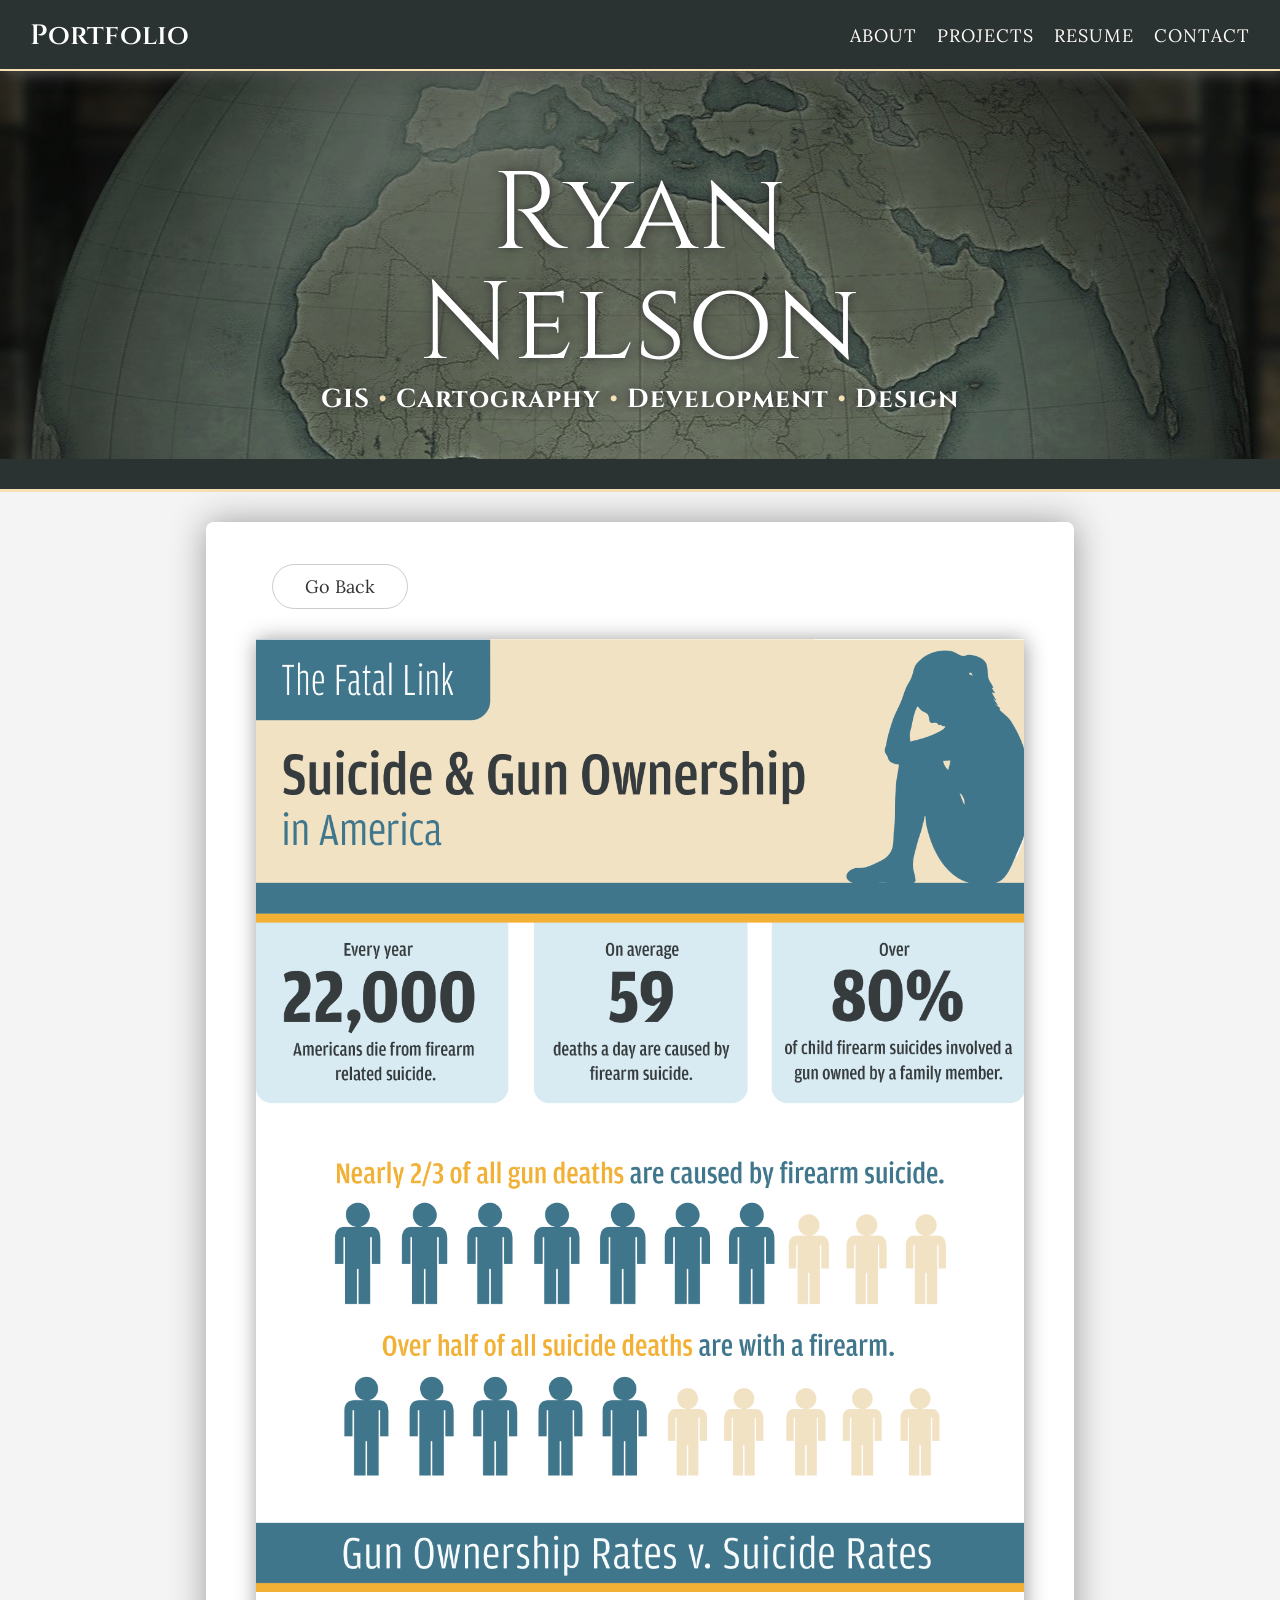
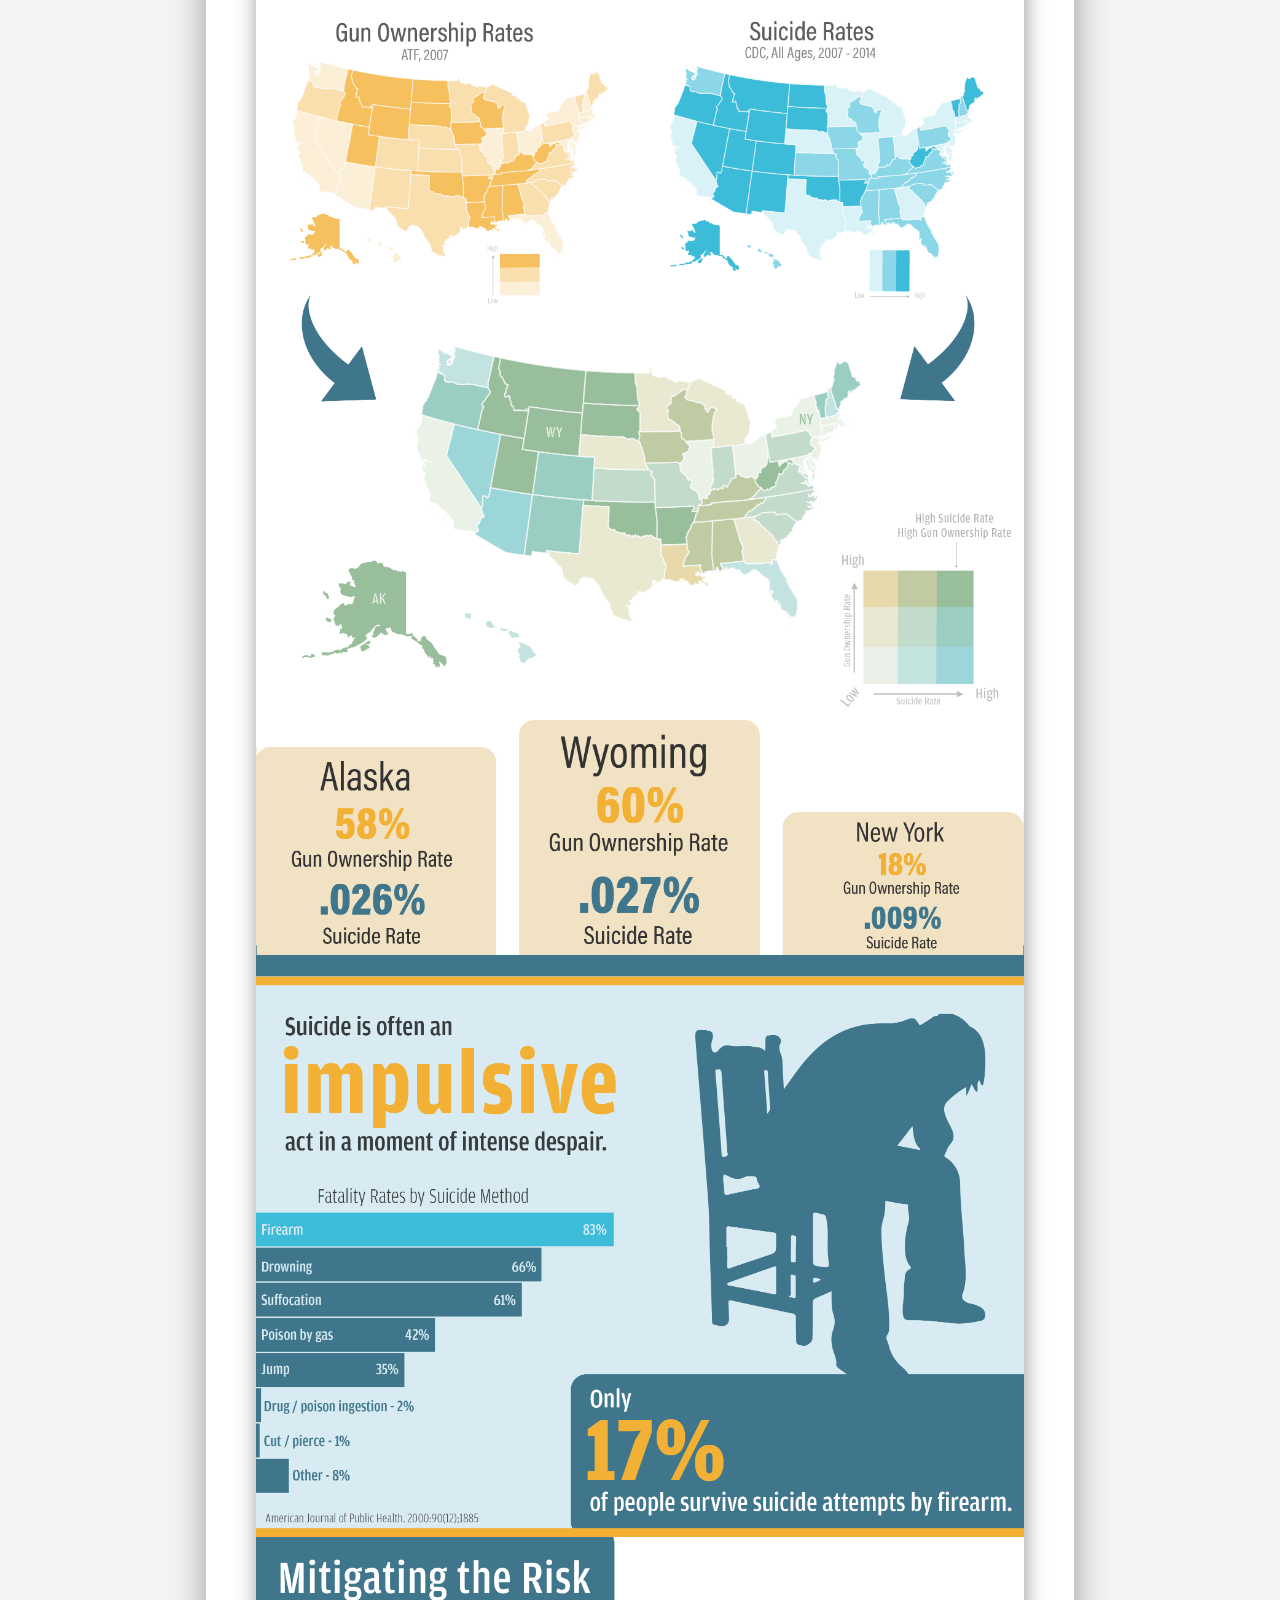
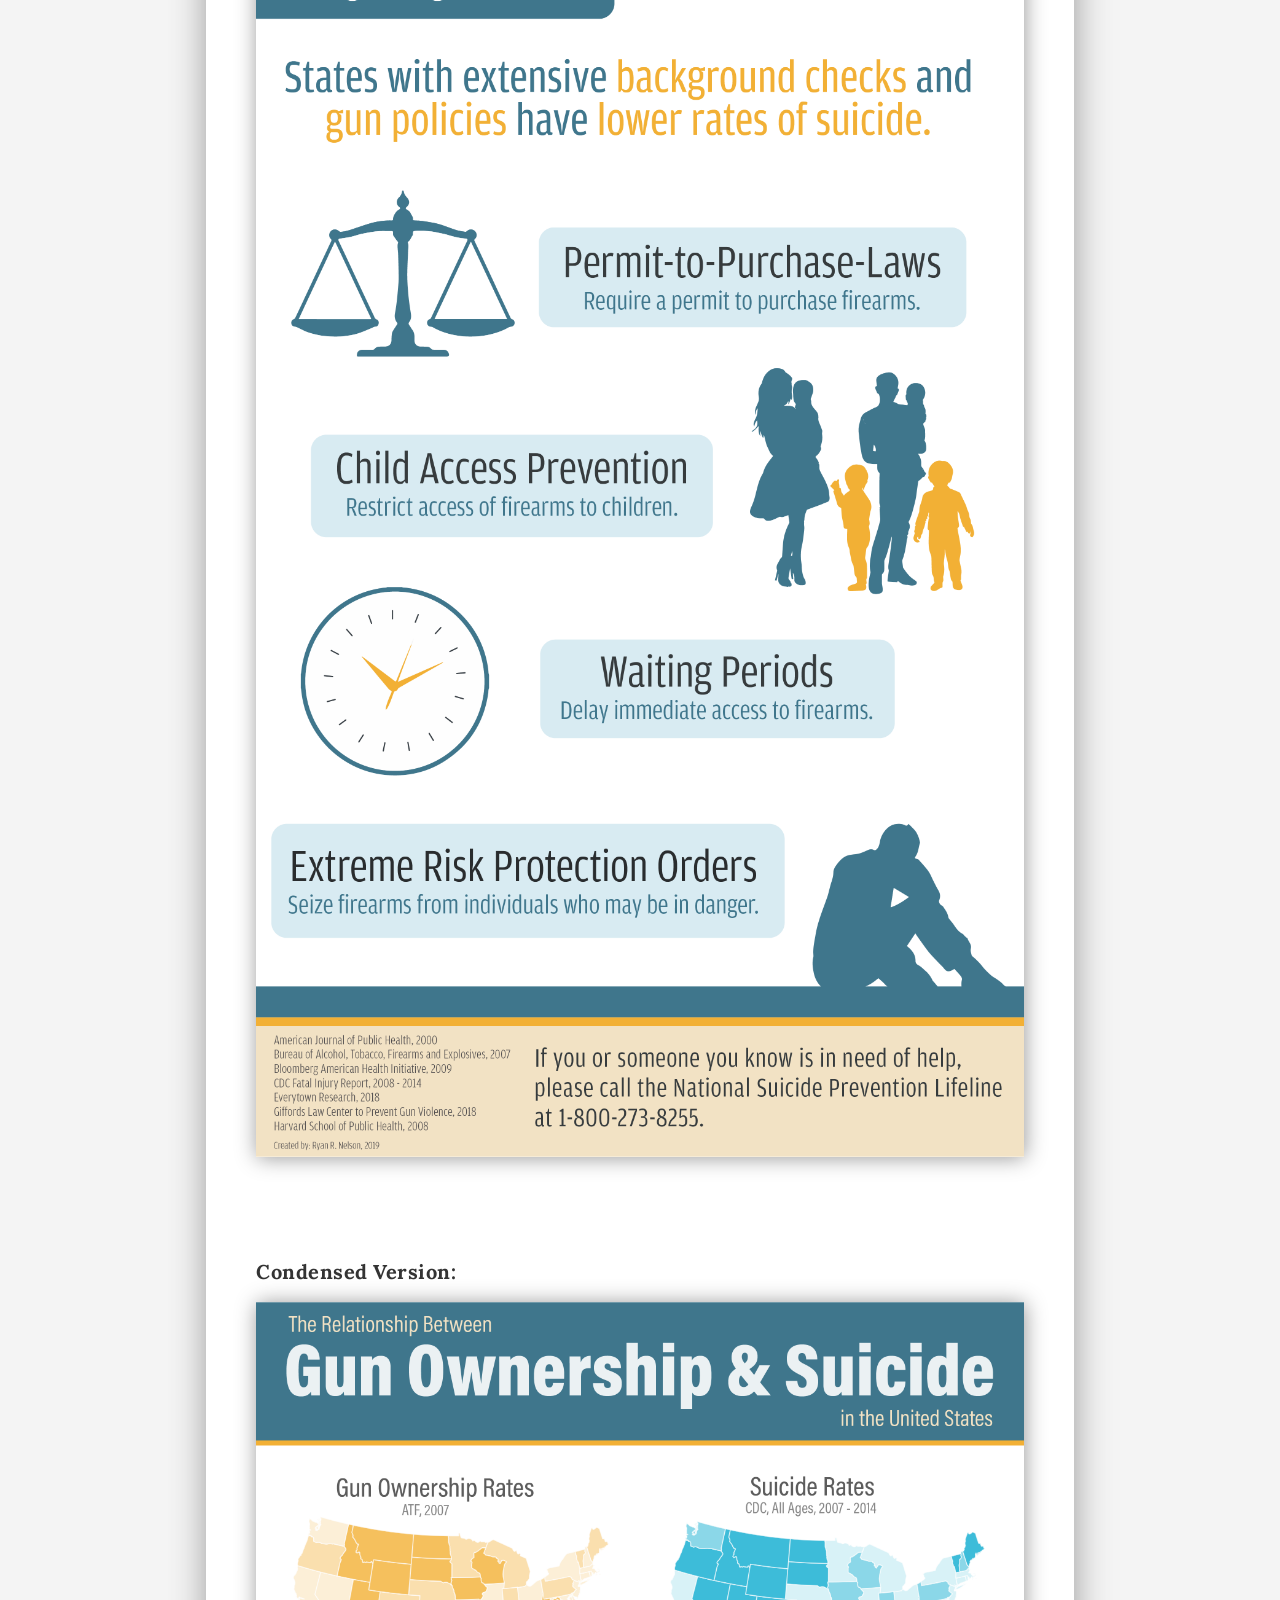
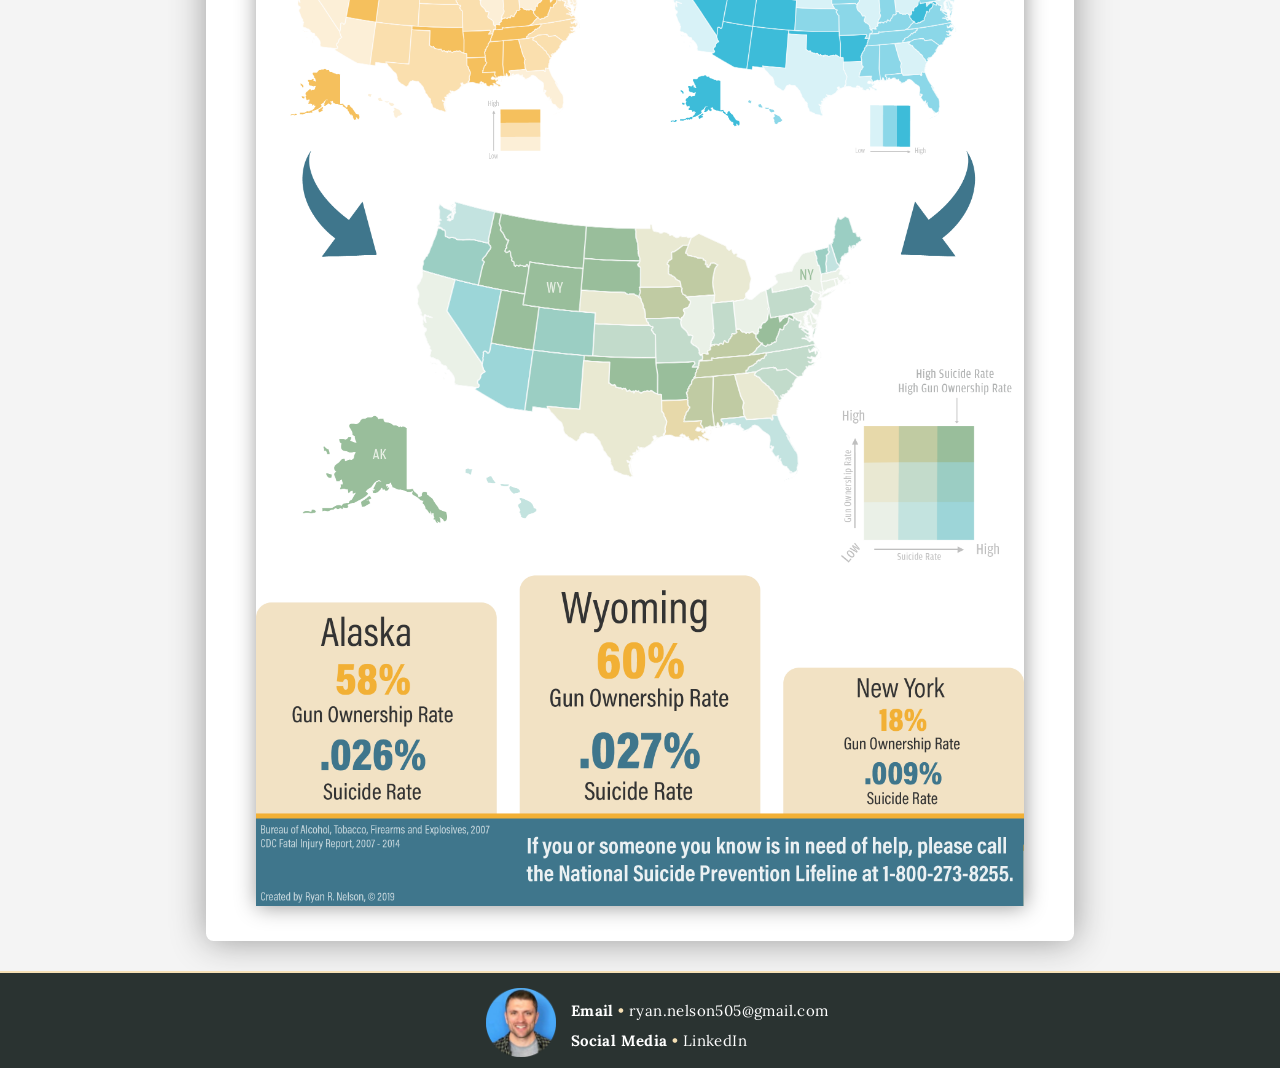
<file: map2.html>
<!DOCTYPE html>
<html>
       <meta content="width=device-width, initial-scale=1" name="viewport" />
    <head>
        <title>Ryan Nelson | Portfolio</title>
        <link rel="stylesheet" href="style.css">
    </head>
    
    <body>
        
        <header>
            <div class=""></div>
                <div id="branding">
                    <h1>
                        Portfolio
                    </h1>        
                </div>
                <nav>
                    
                    <ul>
                        <div class="lks">
                    <li><a href="index.html#about">About</a></li>        
                        <li><a href="projects.html">Projects</a></li>
                        <li><a href="index.html#Resume">Resume</a></li>
                        <li><a href="#contactinfo">Contact</a></li>
                        </div>

                    </ul>
                </nav>
        </header>

        <section id="showcase">
            <div class="container1">
                <h1>Ryan Nelson</h1>
             <h3>GIS <span class="red">•</span> Cartography <span class="red">•</span> Development<span class="red"> •</span> Design</h3>
                <p id="one"></p>
            </div>
        </section>
        <section id="boxes">
            <div class="box"></div>
            <div class="container2">
            
 <a href="projects.html" class="btn2">Go Back</a>

                
                <div class="map2full"><img src="Fire_Sui0-01.png"></div> 
                 <div class="map2full"><h3>Condensed Version:</h3><img src="map9-01.png"></div> 
                    <p class="map2p">
                
                
            </div>
        </section>
        
  
        
        <section id="contactinfo">
            <div class="container4">
                <div class="contact">
                    <a href="http://www.linkedin.com/in/ryanrnelson/"><div class="grad"><img src="circle-cropped.png"></div></a>
                    
                    
                <ul style="list-style-type:none;" class="emcon">
                    <li><p id="emailt"><b>Email</b> <span class="red">•</span> ryan.nelson505@gmail.com</p></li>
                    <li><p id="socialt"><b>Social Media</b> <span class="red">•</span> <a href="http://www.linkedin.com/in/ryanrnelson/">LinkedIn</a></p></li>
                    </ul>
                </div>
            </div>
                
                
        </section>
  
    </body>
</html>
</file>
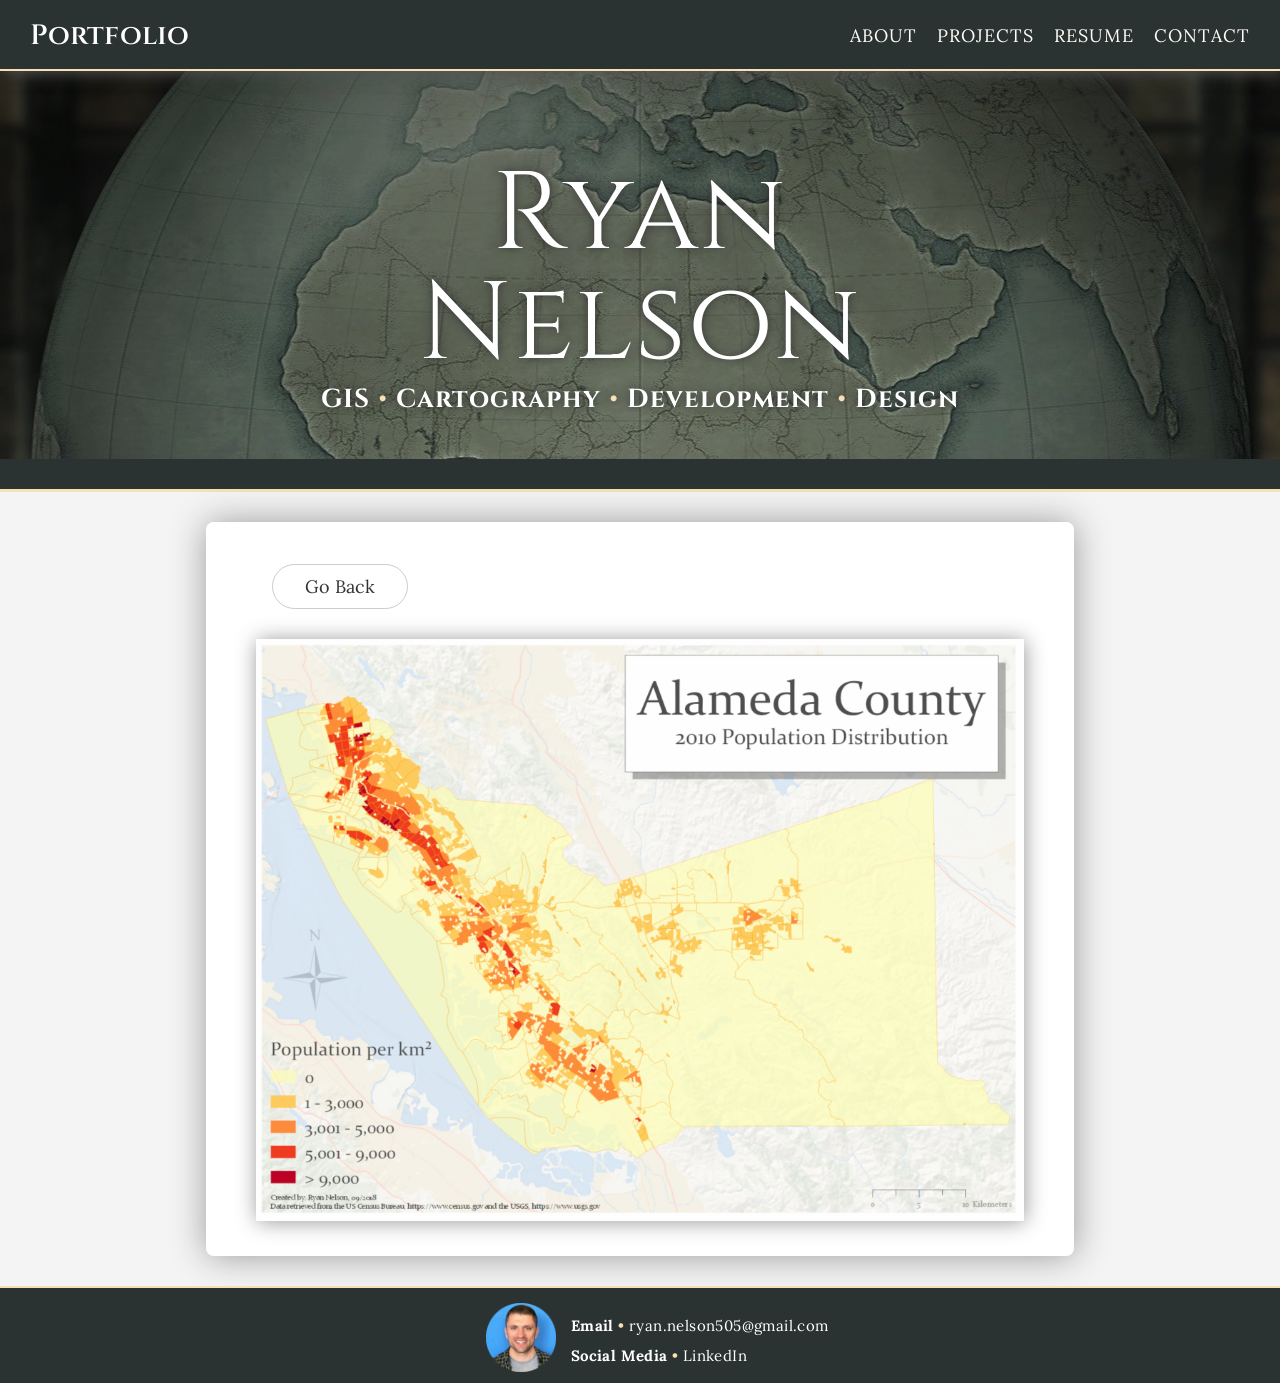
<file: map4.html>
<!DOCTYPE html>
<html>
       <meta content="width=device-width, initial-scale=1" name="viewport" />
    <head>
        <title>Ryan Nelson | Portfolio</title>
        <link rel="stylesheet" href="style.css">
    </head>
    
    <body>
        
        <header>
            <div class=""></div>
                <div id="branding">
                    <h1>
                        Portfolio
                    </h1>        
                </div>
                <nav>
                    
                    <ul>
                        <div class="lks">
                    <li><a href="index.html#about">About</a></li>        
                        <li><a href="projects.html">Projects</a></li>
                        <li><a href="index.html#Resume">Resume</a></li>
                        <li><a href="#contactinfo">Contact</a></li>
                        </div>

                    </ul>
                </nav>
        </header>

        <section id="showcase">
            <div class="container1">
                <h1>Ryan Nelson</h1>
  <h3>GIS <span class="red">•</span> Cartography <span class="red">•</span> Development<span class="red"> •</span> Design</h3>
                <p id="one"></p>
            </div>
        </section>
        <section id="boxes">
            <div class="box"></div>
            <div class="container2">
            
<a href="projects.html" class="btn2">Go Back</a>

                
                <div class="map2full"><img src="Screen%20Shot%202019-07-22%20at%204.21.26%20PM.png"></div>   
                
                
                
            </div>
        </section>
        
  
        
        <section id="contactinfo">
            <div class="container4">
                <div class="contact">
                    <a href="http://www.linkedin.com/in/ryanrnelson/"><div class="grad"><img src="circle-cropped.png"></div></a>
                    
                    
                <ul style="list-style-type:none;" class="emcon">
                    <li><p id="emailt"><b>Email</b> <span class="red">•</span> ryan.nelson505@gmail.com</p></li>
                    <li><p id="socialt"><b>Social Media</b> <span class="red">•</span> <a href="http://www.linkedin.com/in/ryanrnelson/">LinkedIn</a></p></li>
                    </ul>
                </div>
            </div>
                
                
        </section>
  
    </body>
</html>
</file>
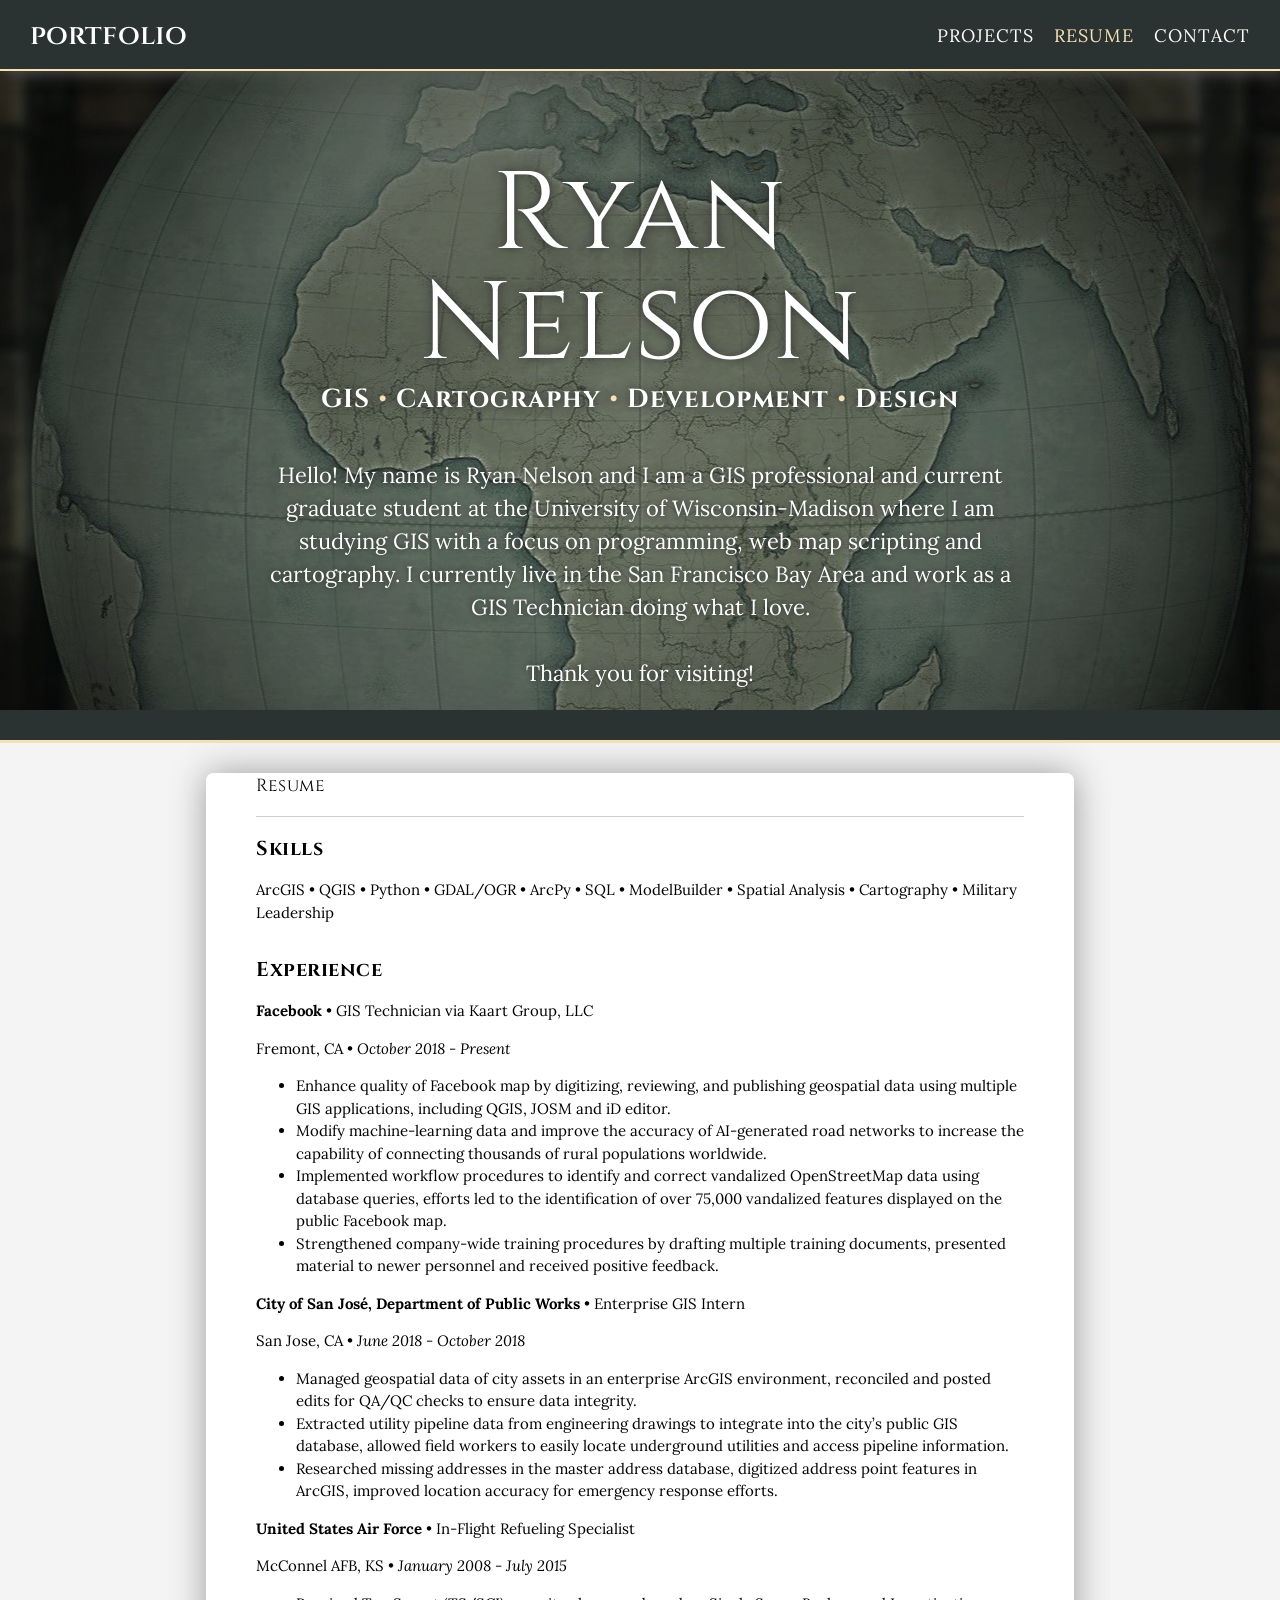
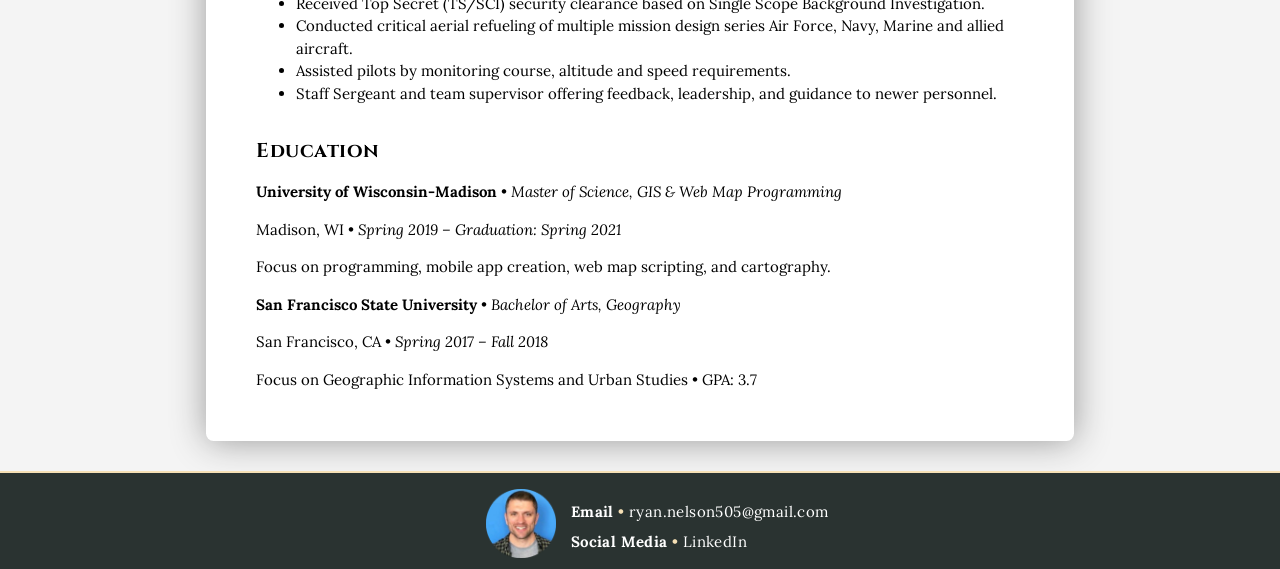
<file: resume.html>
<!DOCTYPE html>
<html>
    <meta content="width=device-width, initial-scale=1" name="viewport" />

    <head>
        <title>Ryan Nelson | Portfolio</title>
      <link rel="stylesheet" href="style.css" />
    </head>
    
    <body>
        
        <header>
            <div class=""></div>
                <div id="branding">
                  <h1>
                        <span class="red"></span>portfolio 
                    </h1>       
                </div>
                <nav>
                    <ul>

                        <li><a href="index.html">Projects</a></li>
                        <li class="current"><a href="resume.html">Resume</a></li>
                        <li><a href="#contactinfo">Contact</a></li>   
                    </ul>
                </nav>
        </header>

        <section id="showcase">
            <div class="container1">
                <h1>Ryan Nelson</h1>
                <h3>GIS <span class="red">•</span> Cartography <span class="red">•</span> Development<span class="red"> •</span> Design</h3>
                <p id="one">Hello! My name is Ryan Nelson and I am a GIS professional and current graduate student at the University of Wisconsin-Madison where I am studying GIS with a focus on programming, web map scripting and cartography. I currently live in the San Francisco Bay Area and work as a GIS Technician doing what I love. <br><br>Thank you for visiting!</p>
            </div>
        </section>
        <section id="boxes">
            <div class="box"></div>
            <section>
            <div>
            </div>

                <div class="container3">
                    <h1></h1>
                    <div class="container5">                <h1 class="h1res">Resume</h1><hr1/>
                
                </div>
                    
                    
                    <h3 class="skills"><b>Skills</b></h3>
                    
                     <p class="AF"> ArcGIS • QGIS • Python • GDAL/OGR • ArcPy • SQL • ModelBuilder • Spatial Analysis • Cartography • Military Leadership</p> 

                    <h3><b>Experience</b></h3>
                     <p class="AF"><b>Facebook</b> • GIS Technician via Kaart Group, LLC</p>
                    Fremont, CA • <i>October 2018 - Present</i>
                
                        <ul>
                            <p class="AF">
            
                            <li>Enhance quality of Facebook map by digitizing, reviewing, and publishing geospatial data using multiple GIS applications, including QGIS, JOSM and iD editor.</li>
                            <li>Modify machine-learning data and improve the accuracy of AI-generated road networks to increase the capability of connecting thousands of rural populations worldwide.</li>
                            <li>Implemented workflow procedures to identify and correct vandalized OpenStreetMap data using database queries, efforts led to the identification of over 75,000 vandalized features displayed on the public Facebook map.</li>
                            <li>Strengthened company-wide training procedures by drafting multiple training documents, presented material to newer personnel and received positive feedback.</li>
                            </p>
    
                        </ul>
                            
                    

                        <b>City of San José, Department of Public Works</b> • Enterprise GIS Intern 
                     <p class="AF">San Jose, CA • <i>June 2018 - October 2018</i></p>
                        <ul>
                            <li>Managed geospatial data of city assets in an enterprise ArcGIS environment, reconciled and posted edits for QA/QC checks to ensure data integrity.</li>
                            <li>Extracted utility pipeline data from engineering drawings to integrate into the city’s public GIS database, allowed field workers to easily locate underground utilities and access pipeline information.</li>
                            <li>Researched missing addresses in the master address database, digitized address point features in ArcGIS, improved location accuracy for emergency response efforts.</li>
                        </ul>
              
                    <p><b>United States Air Force</b> • In-Flight Refueling Specialist</p><p>McConnel AFB, KS • <i>January 2008 - July 2015</i></p>
                    <ul>
                        <li>Received Top Secret (TS/SCI) security clearance based on Single Scope Background Investigation.</li>
                        <li>Conducted critical aerial refueling of multiple mission design series Air Force, Navy, Marine and allied aircraft.</li>
                        <li>Assisted pilots by monitoring course, altitude and speed requirements.</li>
                        <li>Staff Sergeant and team supervisor offering feedback, leadership, and guidance to newer personnel.</li>
                    </ul>
                    <h3><b>Education</b></h3>
                     <p><b>University of Wisconsin-Madison</b> • <i>Master of Science, GIS & Web Map Programming</i></p>
                    <p>Madison, WI • <i>Spring 2019 – Graduation: Spring 2021</i>
                    </p>
                     <p class="AF">Focus on programming, mobile app creation, web map scripting, and cartography.
                    </p>
                    <b>San Francisco State University</b> • <i>Bachelor of Arts, Geography</i>
                     <p class="AF">San Francisco, CA • <i>Spring 2017 – Fall 2018</i></p>
                    Focus on Geographic Information Systems and Urban Studies • GPA: 3.7
                </div>
            </div>
        </section>
         <section id="contactinfo">
            <div class="container4">
                <div class="contact">
                    <a href="http://www.linkedin.com/in/ryanrnelson/"><div class="grad"><img src="circle-cropped.png"></div></a>
                <ul style="list-style-type:none;" class="emcon">
                    <li><p id="emailt"><b>Email</b> <span class="red">•</span> ryan.nelson505@gmail.com</p></li>
                    <li><p id="socialt"><b>Social Media</b> <span class="red">•</span> <a href="http://www.linkedin.com/in/ryanrnelson/">LinkedIn</a></p></li>
                    </ul>
                </div>
            </div>
                
                
        </section>
</file>
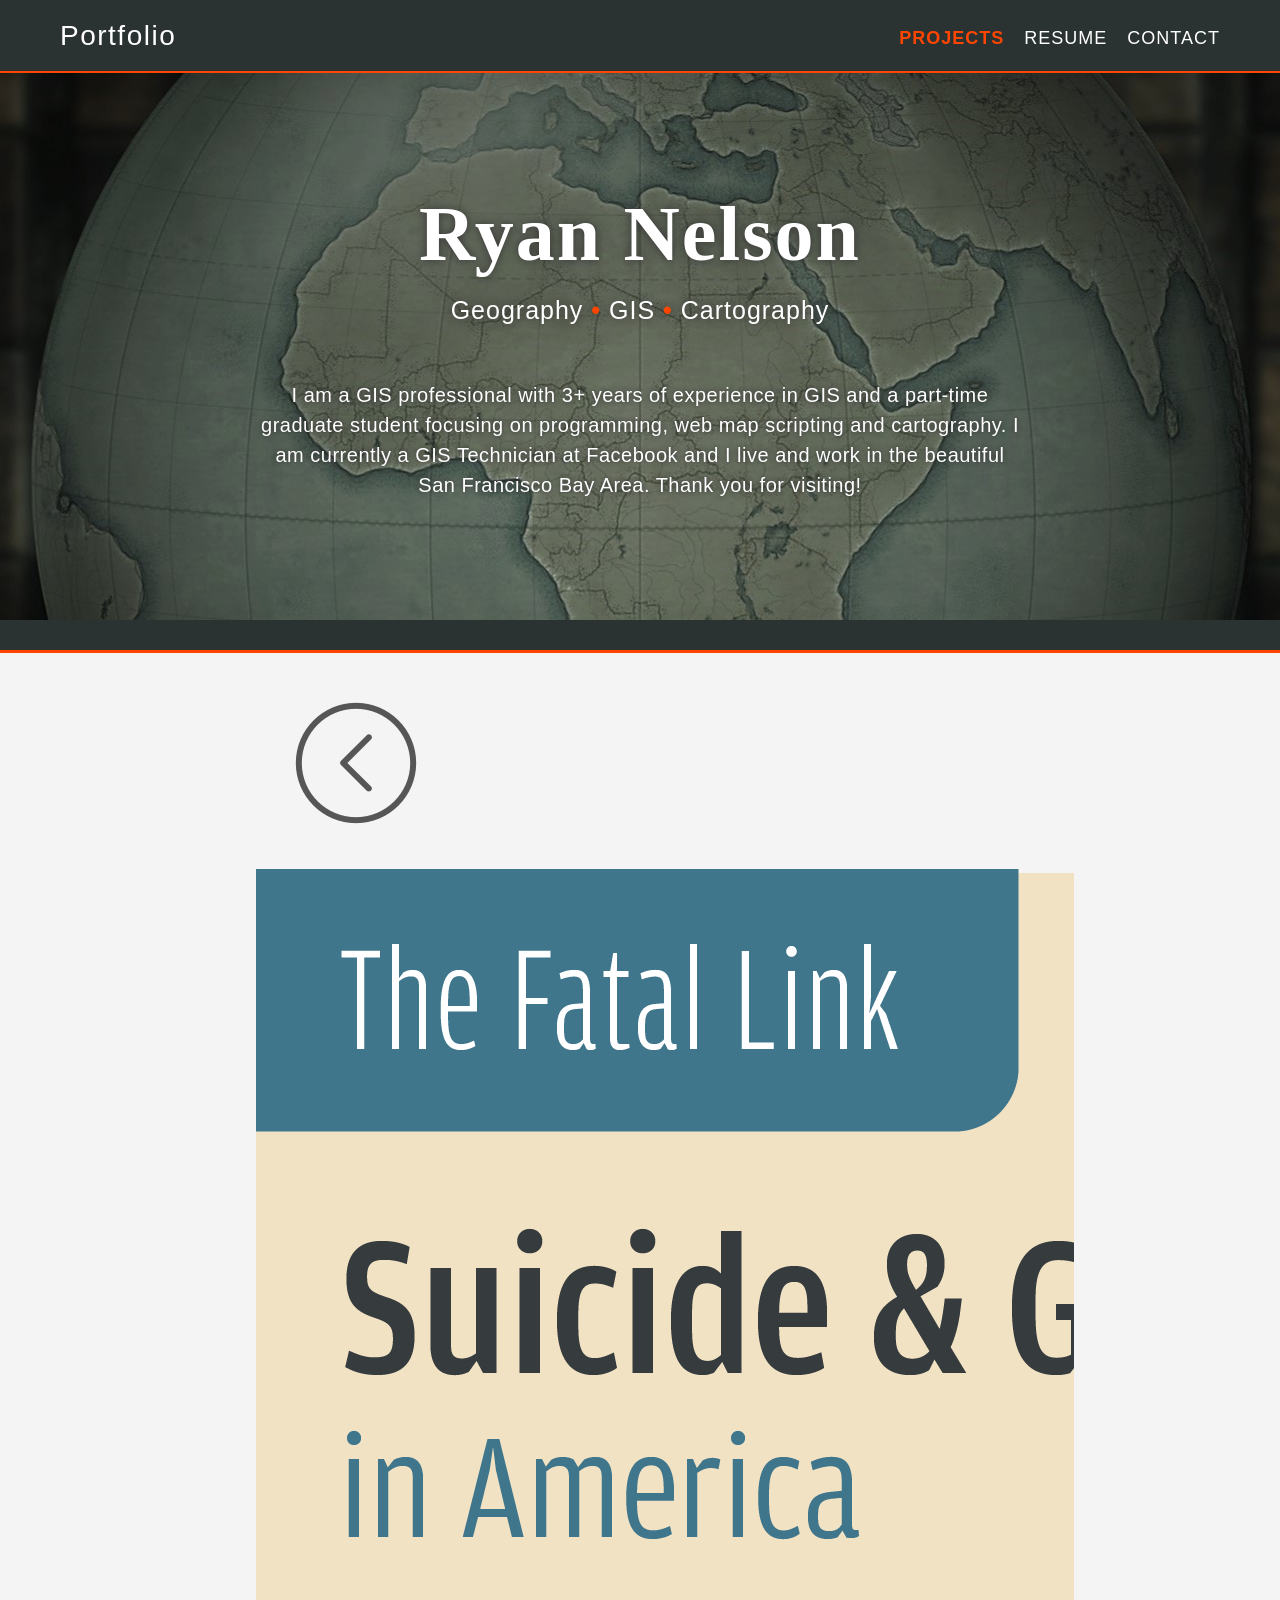
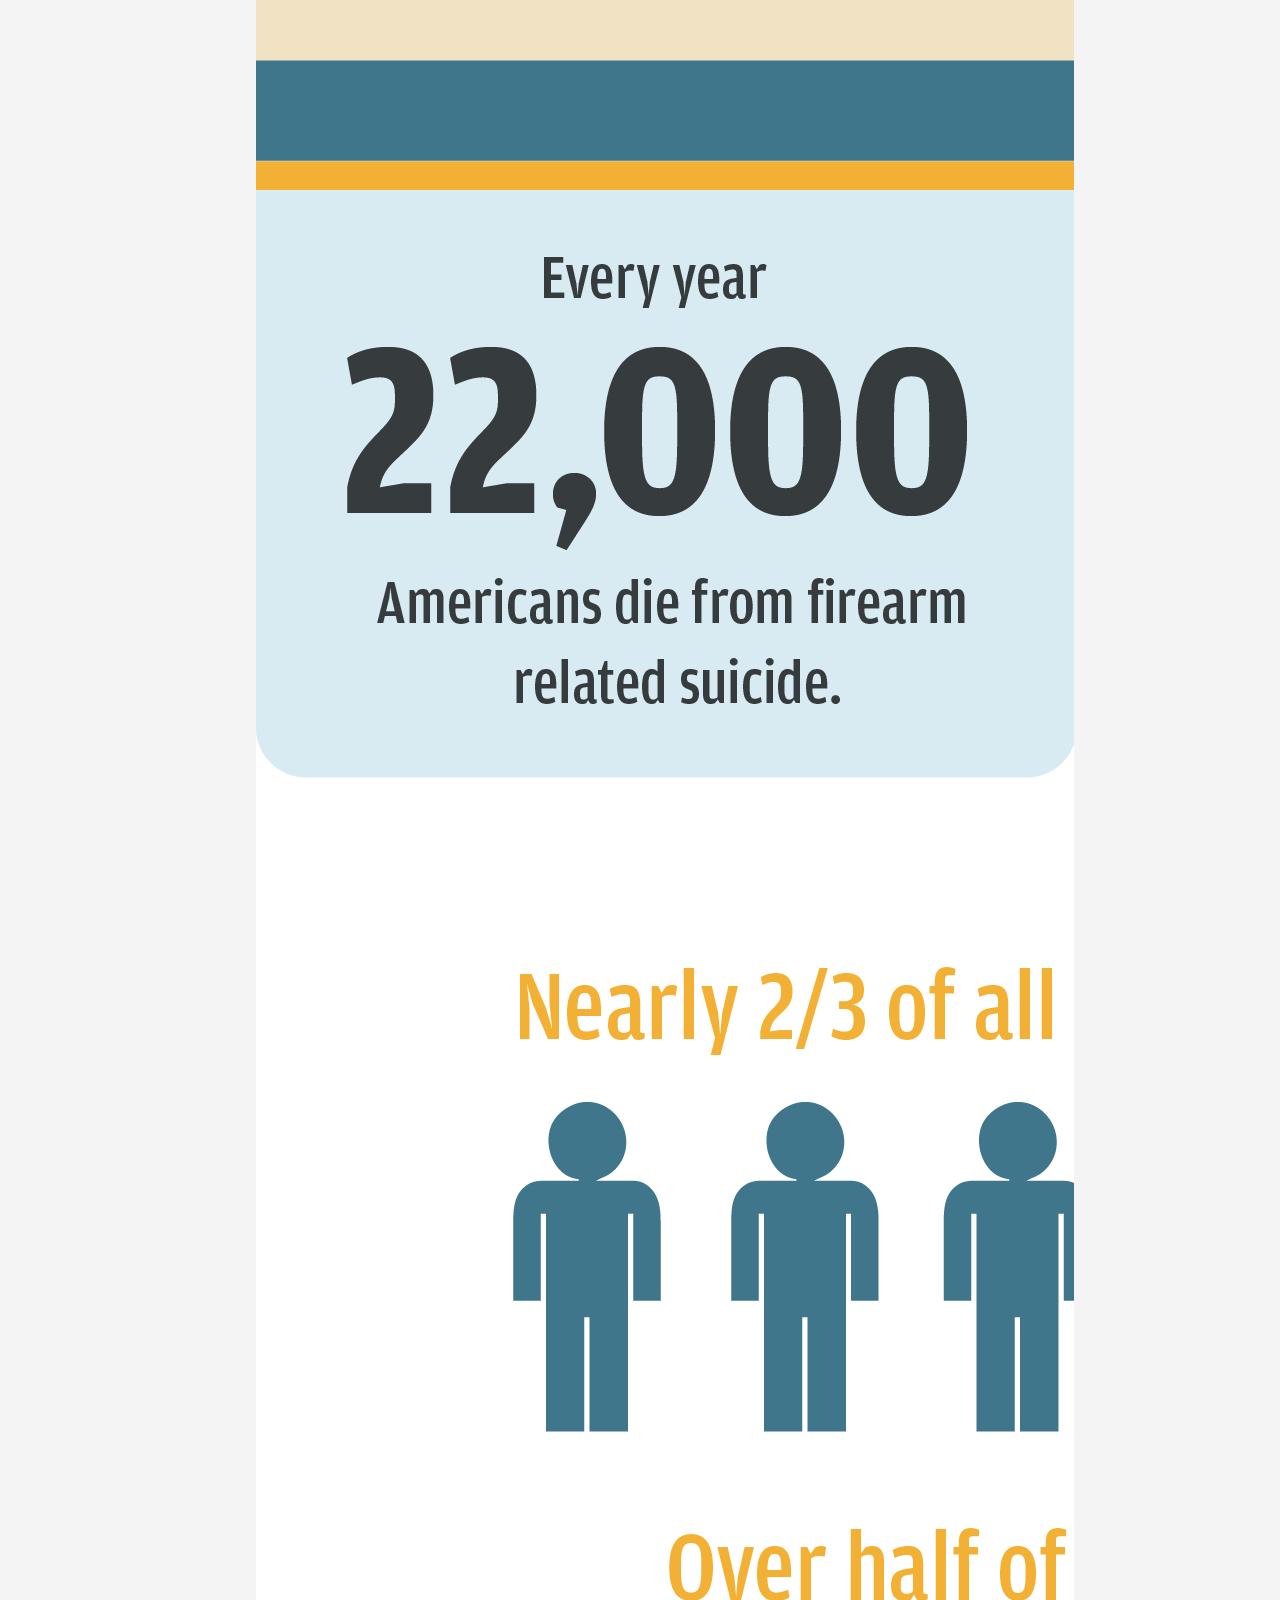
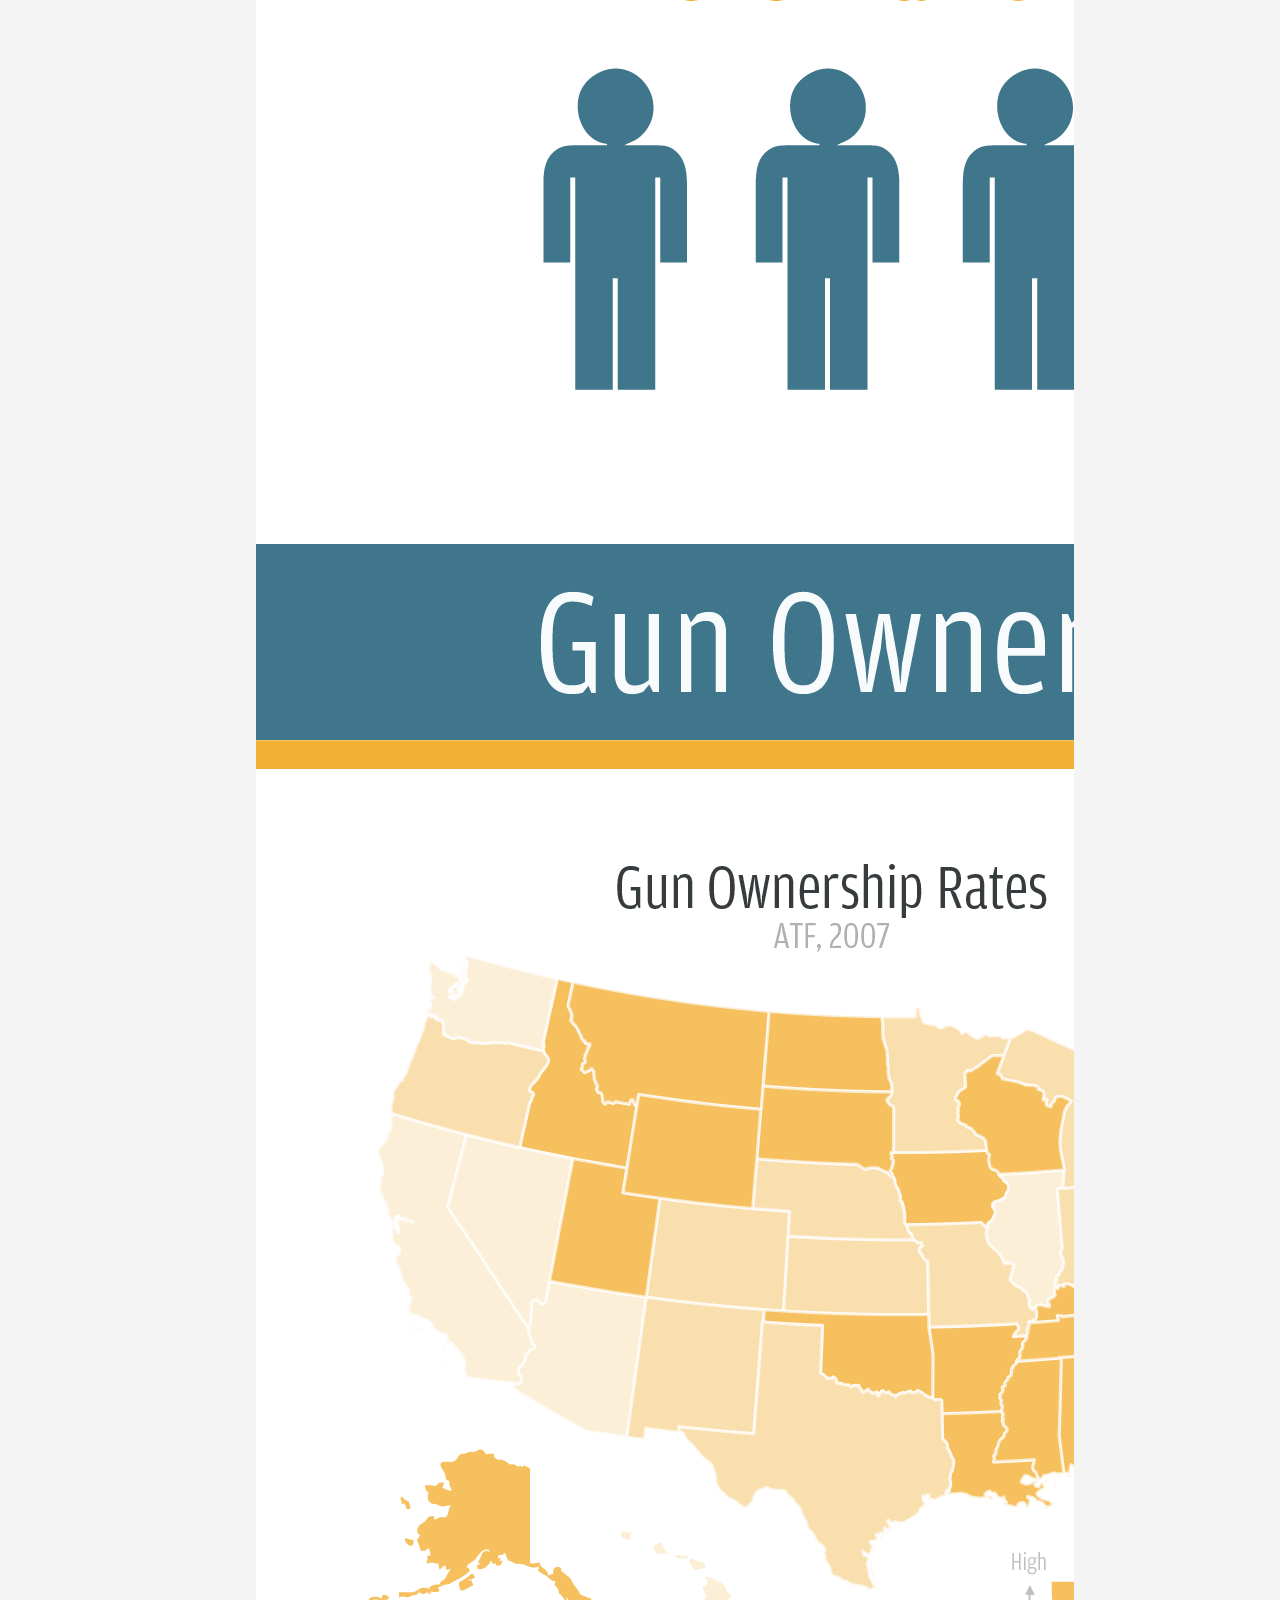
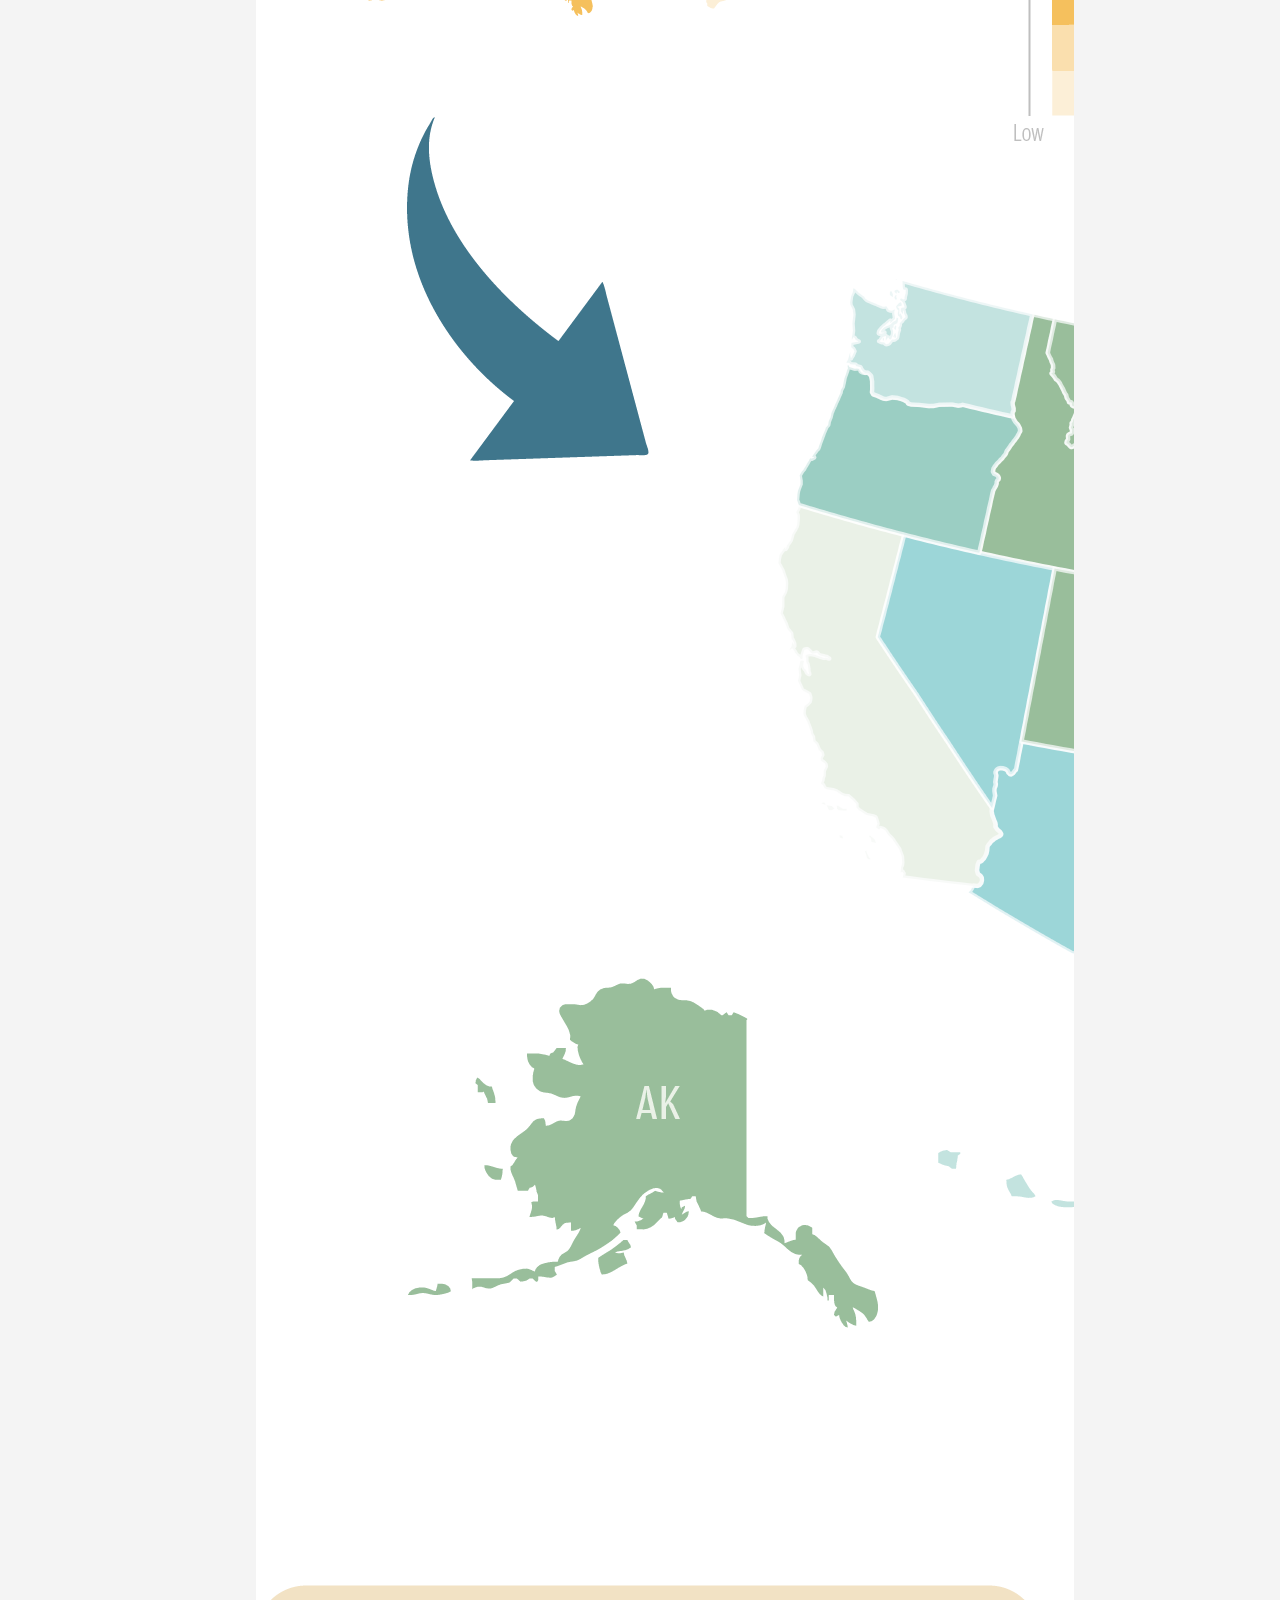
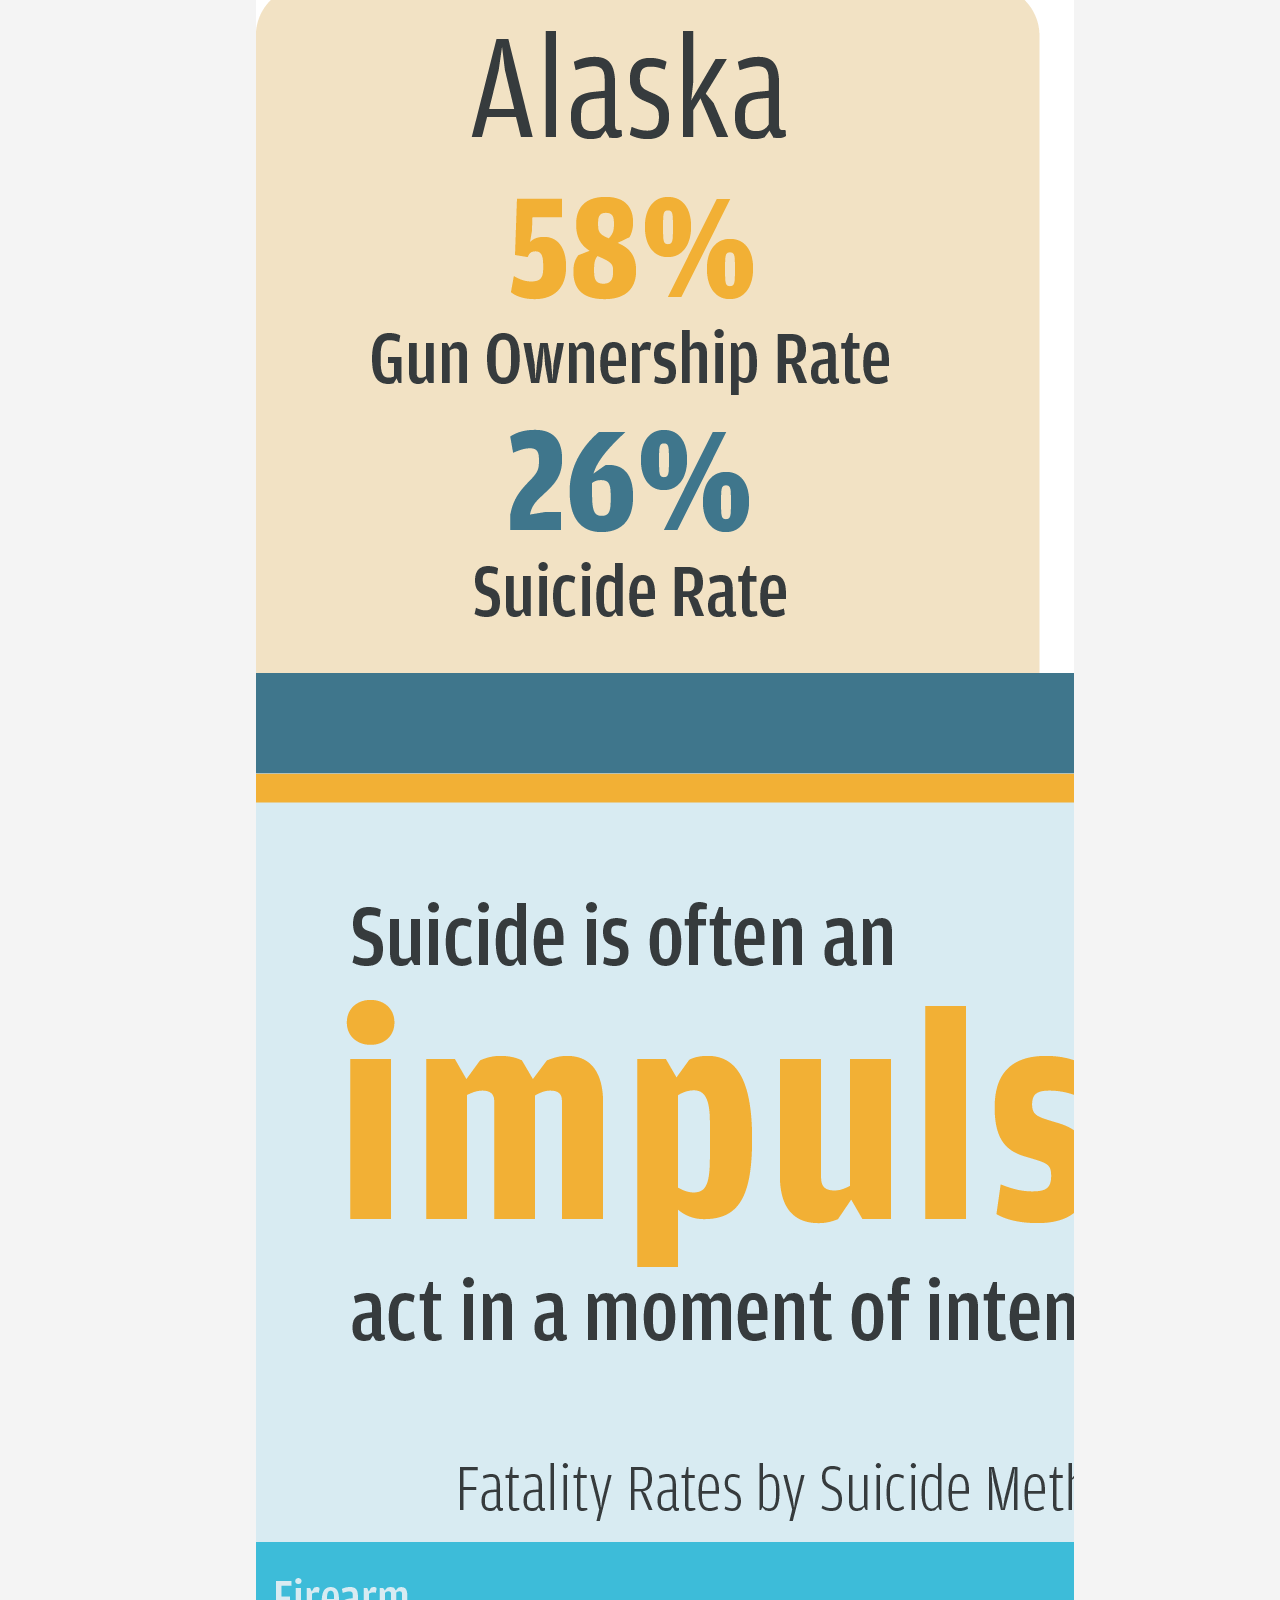
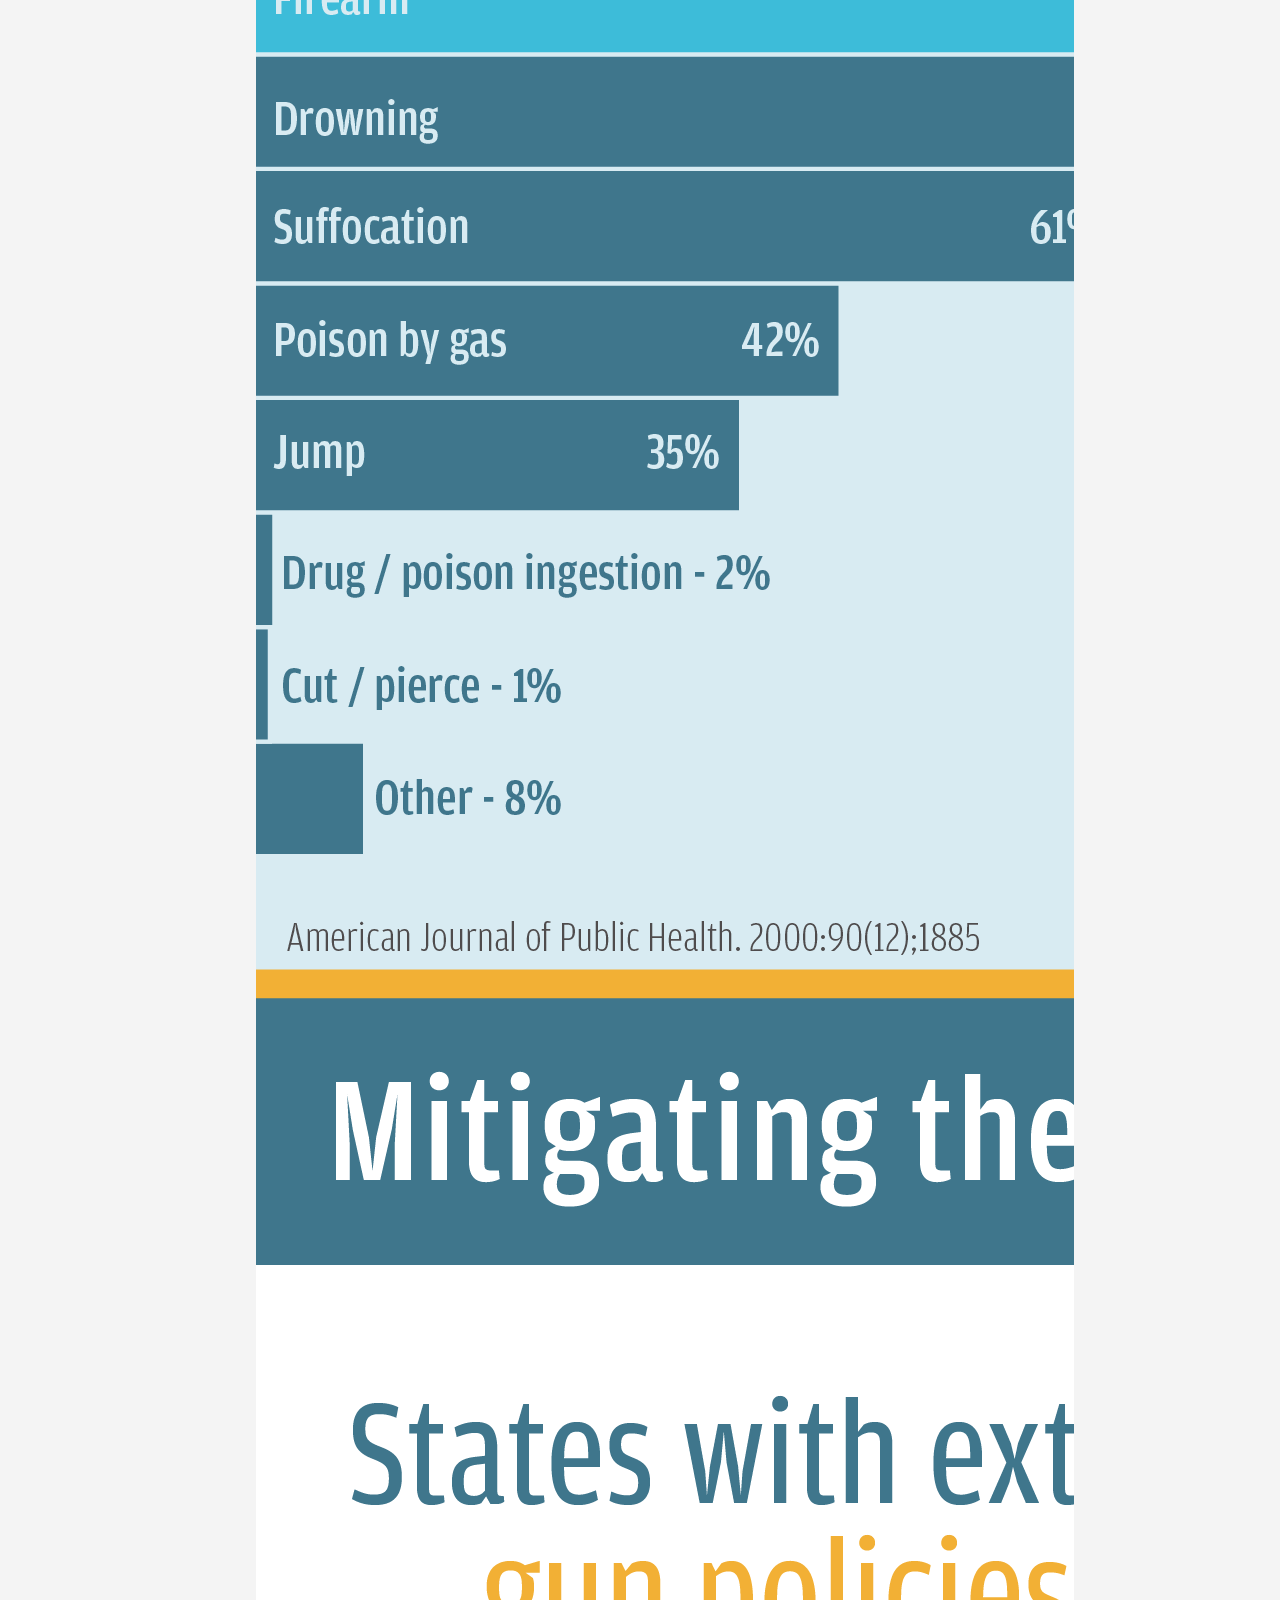
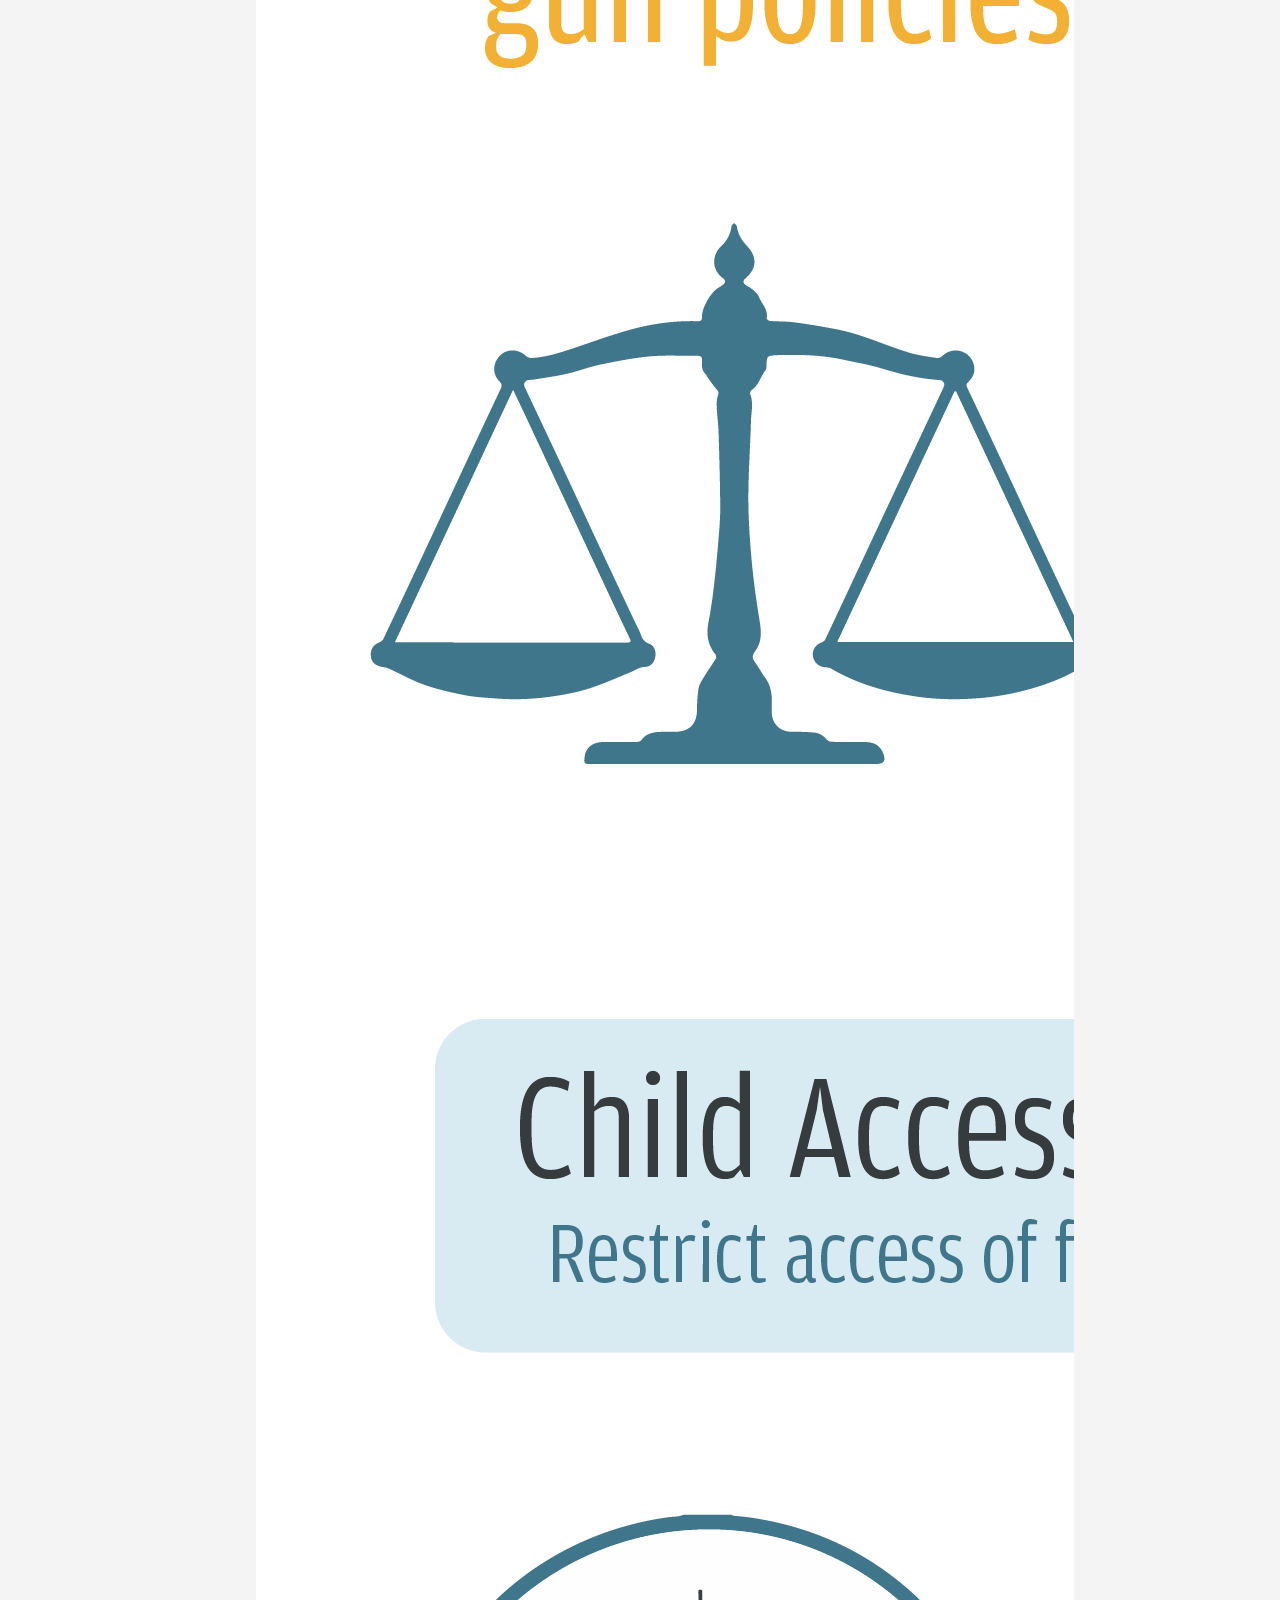
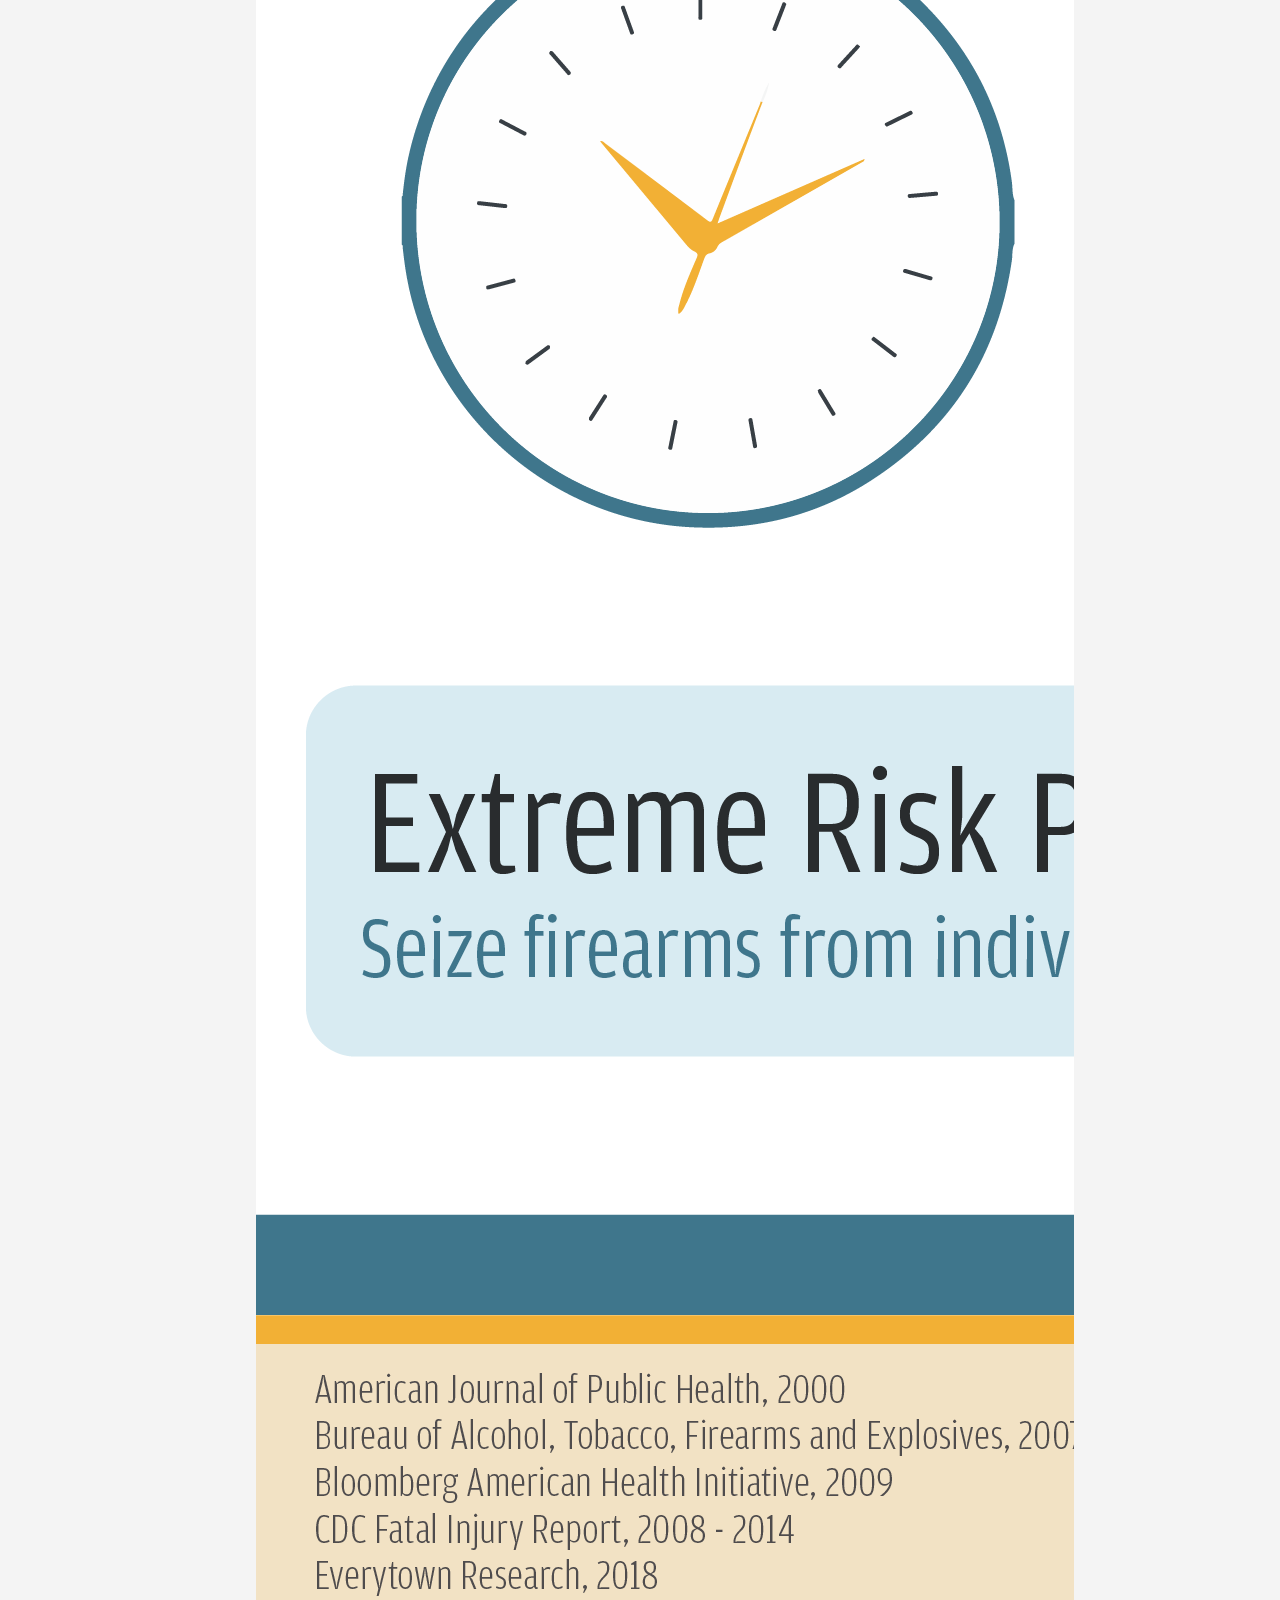
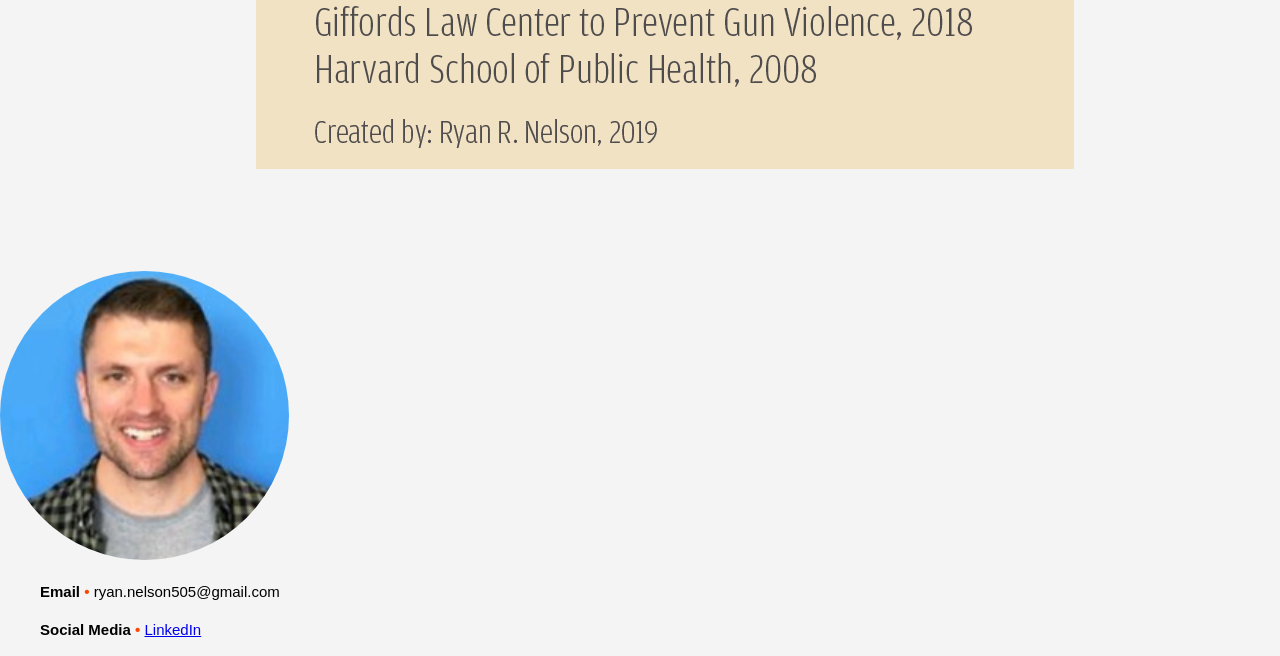
<file: Portfolio Website/map2.html>
<!DOCTYPE html>
<html>
    
    <head>
        <title>Ryan Nelson | Portfolio</title>
        <link rel="stylesheet" href="style.css">
    </head>
    
    <body>
        
        <header>
            <div class=""></div>
                <div id="branding">
                    <h1>
                        Portfolio
                    </h1>        
                </div>
                <nav>
                    <ul>

                        <li class="current"><a href="index.html">Projects</a></li>
                        <li><a href="resume.html">Resume</a></li>
                        <li><a href="#contactinfo">Contact</a></li>   
                    </ul>
                </nav>
        </header>

        <section id="showcase">
            <div class="container1">
                <h1>Ryan Nelson</h1>
                <h3>Geography <span class="red">•</span> GIS <span class="red">•</span> Cartography</h3>
                <p id="one">I am a GIS professional with 3+ years of experience in GIS and a part-time graduate student focusing on programming, web map scripting and cartography. I am currently a GIS Technician at Facebook and I live and work in the beautiful San Francisco Bay Area. Thank you for visiting!</p>
            </div>
        </section>
        <section id="boxes">
            <div class="box"></div>
            <div class="container2">
            
                <div class="back"><a href="index.html"><img src="back.png"></a></div>

                
                <div class="map2full"><img src="Firearm_Suicide_Infographic_final_2-01%20(2).png"></div>   
                    <p class="map2p">
                
                
            </div>
        </section>
        
  
        
        <section id="contactinfo">
            <div class="container4">
                <div class="contact">
                    <a href="http://www.linkedin.com/in/ryanrnelson/"><div class="grad"><img src="circle-cropped.png"></div></a>
                    
                    
                <ul style="list-style-type:none;" class="emcon">
                    <li><p id="emailt"><b>Email</b> <span class="red">•</span> ryan.nelson505@gmail.com</p></li>
                    <li><p id="socialt"><b>Social Media</b> <span class="red">•</span> <a href="http://www.linkedin.com/in/ryanrnelson/">LinkedIn</a></p></li>
                    </ul>
                </div>
            </div>
                
                
        </section>
  
    </body>
</html>
</file>
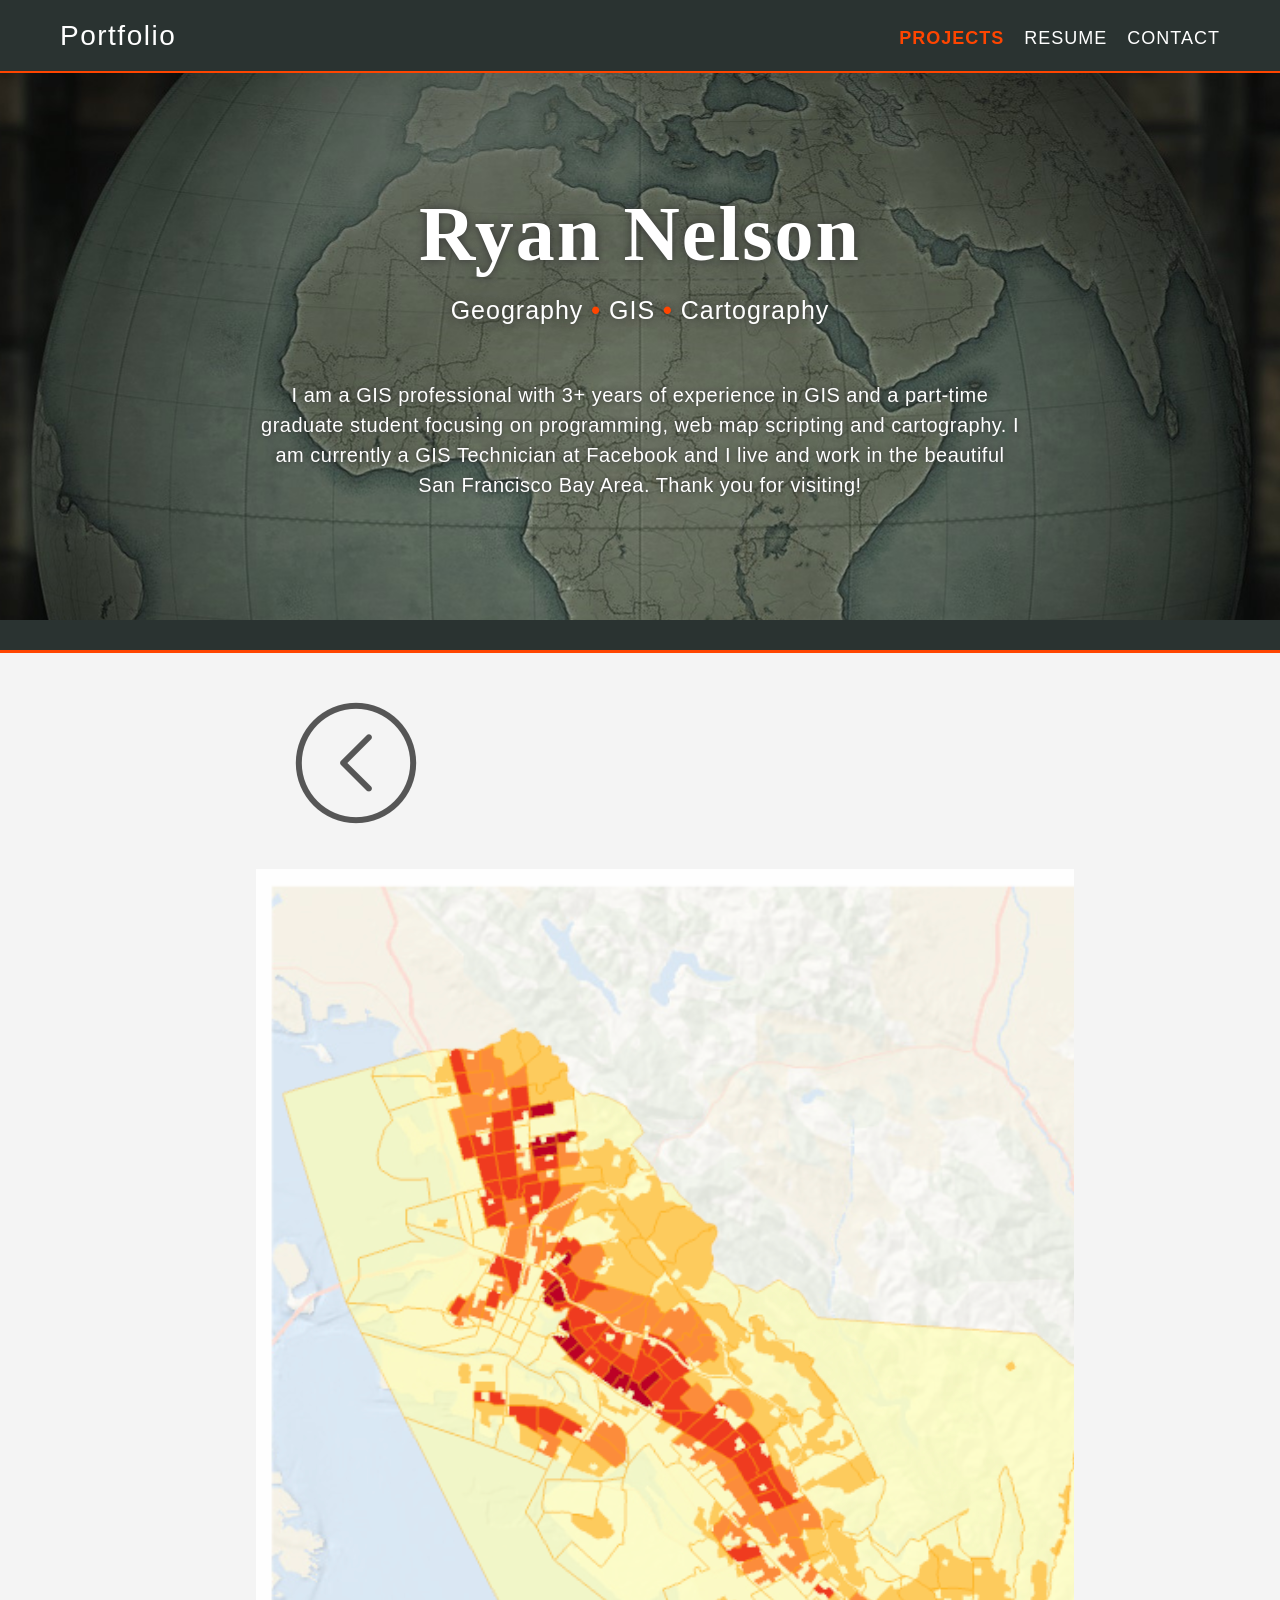
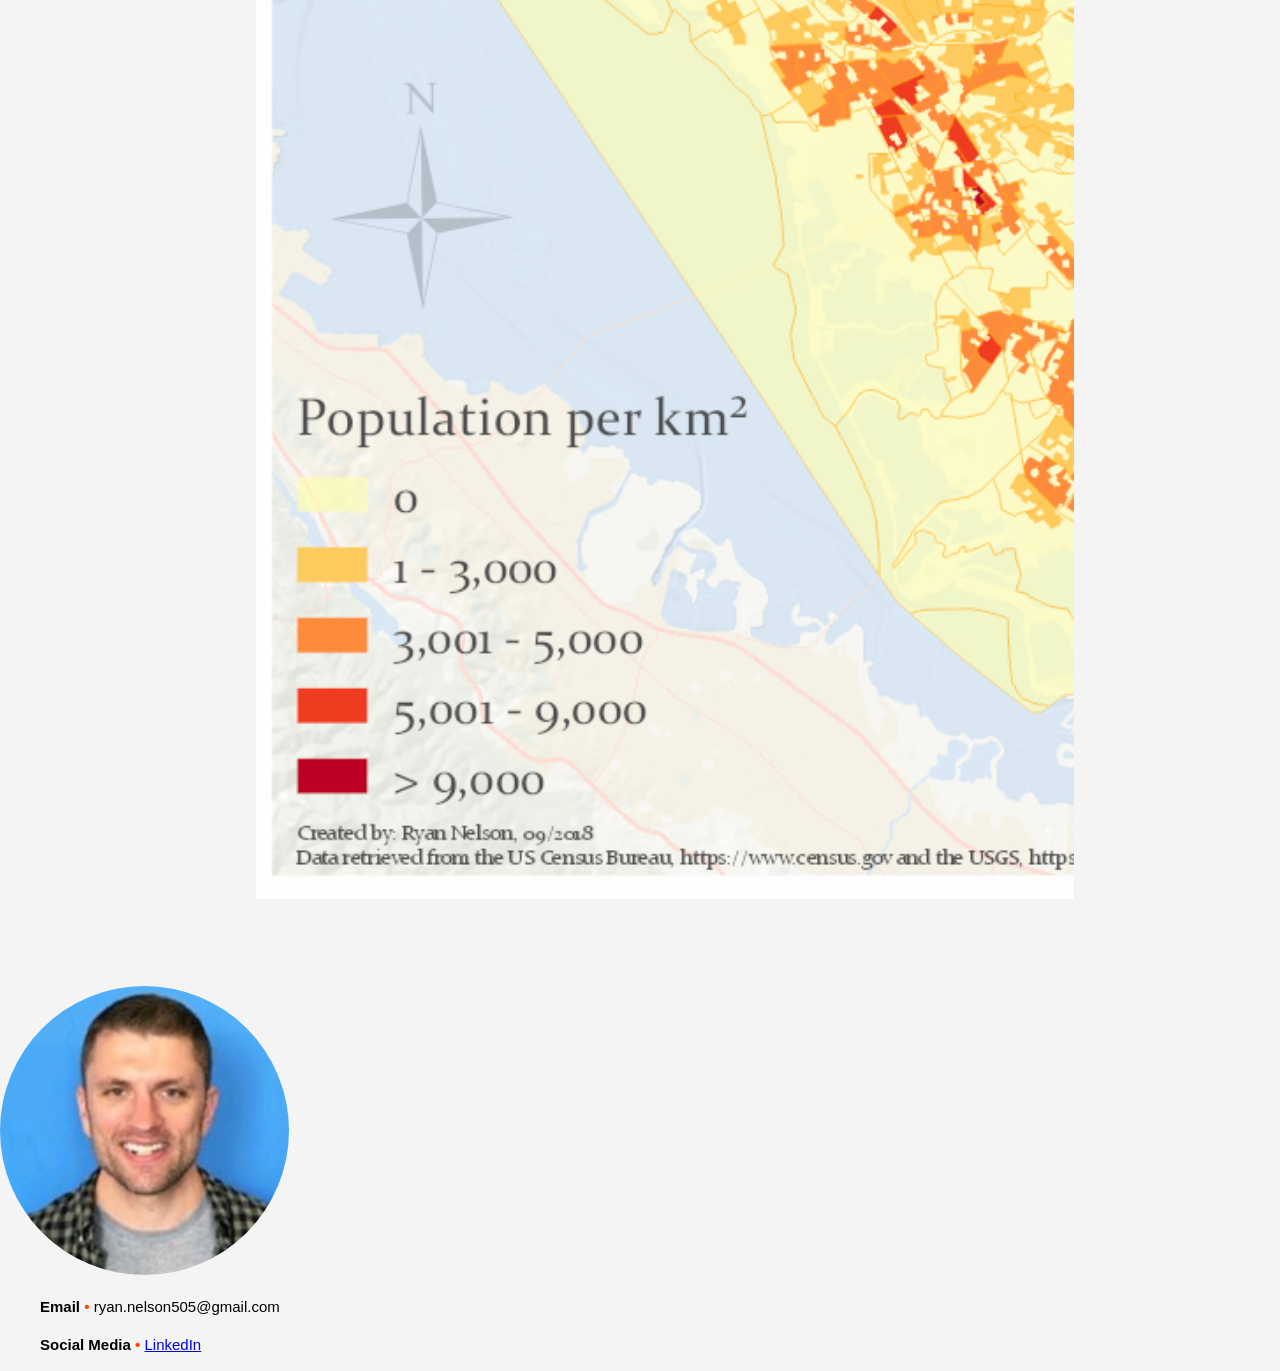
<file: Portfolio Website/map4.html>
<!DOCTYPE html>
<html>
    
    <head>
        <title>Ryan Nelson | Portfolio</title>
        <link rel="stylesheet" href="style.css">
    </head>
    
    <body>
        
        <header>
            <div class=""></div>
                <div id="branding">
                    <h1>
                        Portfolio
                    </h1>        
                </div>
                <nav>
                    <ul>

                        <li class="current"><a href="index.html">Projects</a></li>
                        <li><a href="resume.html">Resume</a></li>
                        <li><a href="#contactinfo">Contact</a></li>   
                    </ul>
                </nav>
        </header>

        <section id="showcase">
            <div class="container1">
                <h1>Ryan Nelson</h1>
                <h3>Geography <span class="red">•</span> GIS <span class="red">•</span> Cartography</h3>
                <p id="one">I am a GIS professional with 3+ years of experience in GIS and a part-time graduate student focusing on programming, web map scripting and cartography. I am currently a GIS Technician at Facebook and I live and work in the beautiful San Francisco Bay Area. Thank you for visiting!</p>
            </div>
        </section>
        <section id="boxes">
            <div class="box"></div>
            <div class="container2">
            
                <div class="back"><a href="index.html"><img src="back.png"></a></div>

                
                <div class="map2full"><img src="Screen%20Shot%202019-07-22%20at%204.21.26%20PM.png"></div>   
                
                
                
            </div>
        </section>
        
  
        
        <section id="contactinfo">
            <div class="container4">
                <div class="contact">
                    <a href="http://www.linkedin.com/in/ryanrnelson/"><div class="grad"><img src="circle-cropped.png"></div></a>
                    
                    
                <ul style="list-style-type:none;" class="emcon">
                    <li><p id="emailt"><b>Email</b> <span class="red">•</span> ryan.nelson505@gmail.com</p></li>
                    <li><p id="socialt"><b>Social Media</b> <span class="red">•</span> <a href="http://www.linkedin.com/in/ryanrnelson/">LinkedIn</a></p></li>
                    </ul>
                </div>
            </div>
                
                
        </section>
  
    </body>
</html>
</file>
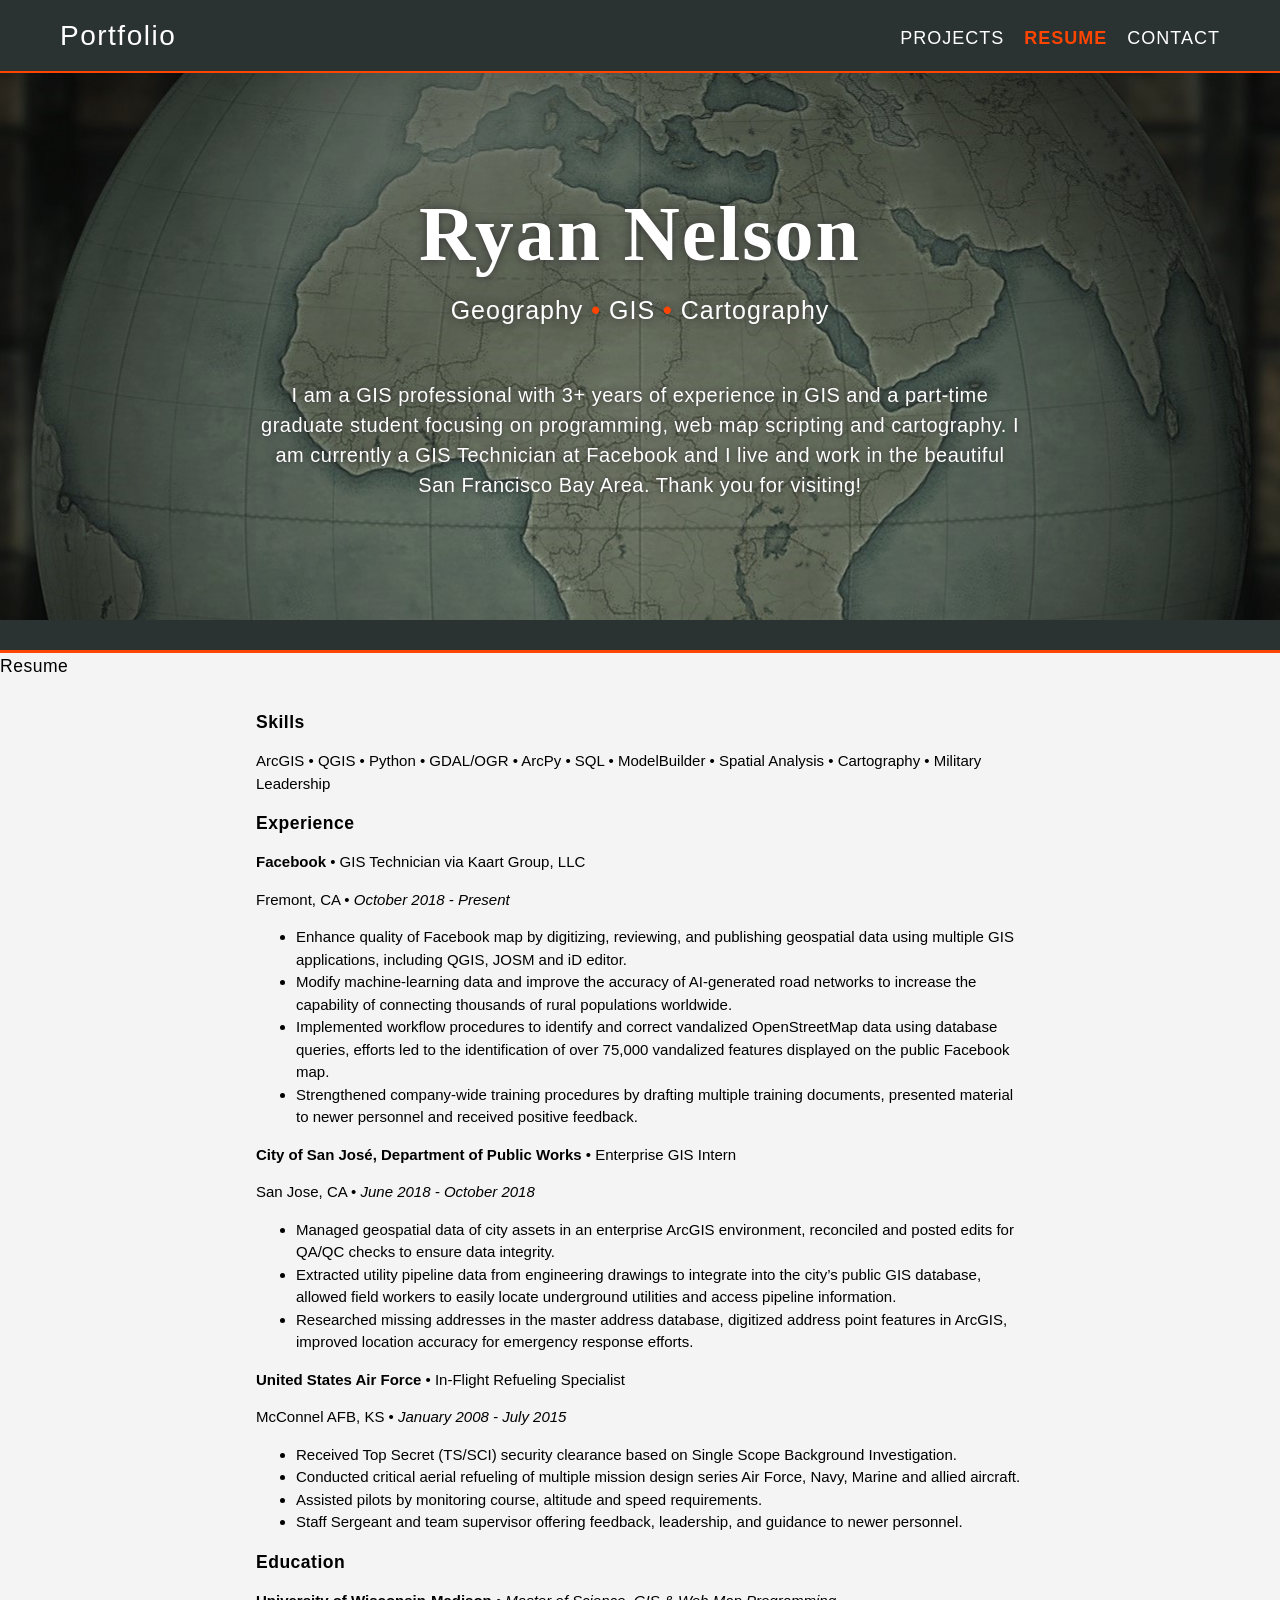
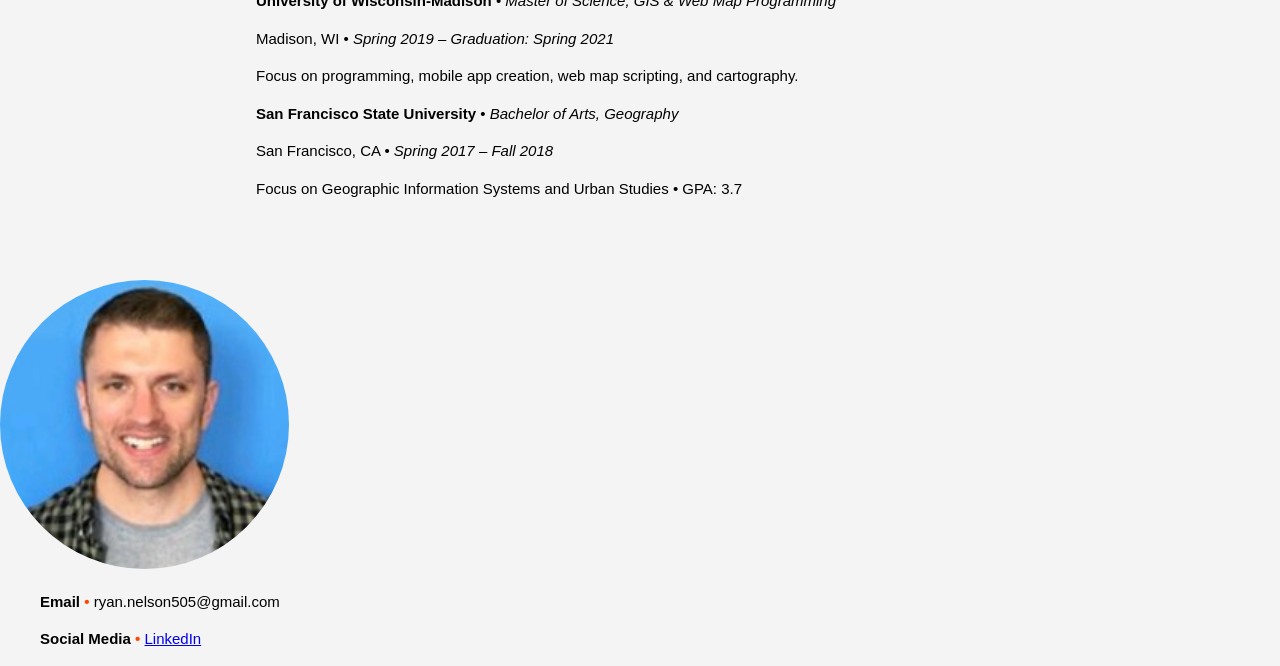
<file: Portfolio Website/resume.html>
<!DOCTYPE html>
<html>
    
    <head>
        <title>Ryan Nelson | Portfolio</title>
        <link rel="stylesheet" href="style.css">
    </head>
    
    <body>
        
        <header>
            <div class=""></div>
                <div id="branding">
                  <h1>
                        <span class="red"></span>portfolio 
                    </h1>       
                </div>
                <nav>
                    <ul>

                        <li><a href="index.html">Projects</a></li>
                        <li class="current"><a href="resume.html">Resume</a></li>
                        <li><a href="#contactinfo">Contact</a></li>   
                    </ul>
                </nav>
        </header>

        <section id="showcase">
            <div class="container1">
                <h1>Ryan Nelson</h1>
                <h3>Geography <span class="red">•</span> GIS <span class="red">•</span> Cartography</h3>
                <p id="one">I am a GIS professional with 3+ years of experience in GIS and a part-time graduate student focusing on programming, web map scripting and cartography. I am currently a GIS Technician at Facebook and I live and work in the beautiful San Francisco Bay Area. Thank you for visiting!</p>
            </div>
        </section>
        <section id="boxes">
            <div class="box"></div>
            <section>
            <div>
            </div>
                <div class="container5">                <h1 class="h1res">Resume</h1><hr1/>
                
                </div>
                <div class="container3">
                    <h1></h1>
                    
                    <h3><b>Skills</b></h3>
                    
                     <p class="AF"> ArcGIS • QGIS • Python • GDAL/OGR • ArcPy • SQL • ModelBuilder • Spatial Analysis • Cartography • Military Leadership</p> 

                    <h3><b>Experience</b></h3>
                     <p class="AF"><b>Facebook</b> • GIS Technician via Kaart Group, LLC</p>
                    Fremont, CA • <i>October 2018 - Present</i>
                
                        <ul>
                            <p class="AF">
            
                            <li>Enhance quality of Facebook map by digitizing, reviewing, and publishing geospatial data using multiple GIS applications, including QGIS, JOSM and iD editor.</li>
                            <li>Modify machine-learning data and improve the accuracy of AI-generated road networks to increase the capability of connecting thousands of rural populations worldwide.</li>
                            <li>Implemented workflow procedures to identify and correct vandalized OpenStreetMap data using database queries, efforts led to the identification of over 75,000 vandalized features displayed on the public Facebook map.</li>
                            <li>Strengthened company-wide training procedures by drafting multiple training documents, presented material to newer personnel and received positive feedback.</li>
                            </p>
    
                        </ul>
                            
                    

                        <b>City of San José, Department of Public Works</b> • Enterprise GIS Intern 
                     <p class="AF">San Jose, CA • <i>June 2018 - October 2018</i></p>
                        <ul>
                            <li>Managed geospatial data of city assets in an enterprise ArcGIS environment, reconciled and posted edits for QA/QC checks to ensure data integrity.</li>
                            <li>Extracted utility pipeline data from engineering drawings to integrate into the city’s public GIS database, allowed field workers to easily locate underground utilities and access pipeline information.</li>
                            <li>Researched missing addresses in the master address database, digitized address point features in ArcGIS, improved location accuracy for emergency response efforts.</li>
                        </ul>
              
                        <b>United States Air Force</b> • In-Flight Refueling Specialist
                    <p class="AF">McConnel AFB, KS • <i>January 2008 - July 2015</i></p>
                    <ul>
                        <li>Received Top Secret (TS/SCI) security clearance based on Single Scope Background Investigation.</li>
                        <li>Conducted critical aerial refueling of multiple mission design series Air Force, Navy, Marine and allied aircraft.</li>
                        <li>Assisted pilots by monitoring course, altitude and speed requirements.</li>
                        <li>Staff Sergeant and team supervisor offering feedback, leadership, and guidance to newer personnel.</li>
                    </ul>
                    <h3><b>Education</b></h3>
                     <p class="AF"><b>University of Wisconsin-Madison</b> • <i>Master of Science, GIS & Web Map Programming</i></p>
                    <p>Madison, WI • <i>Spring 2019 – Graduation: Spring 2021</i>
                    </p>
                     <p class="AF">Focus on programming, mobile app creation, web map scripting, and cartography.
                    </p>
                        <b>San Francisco State University</b> • <i>Bachelor of Arts, Geography</i>
                     <p class="AF">San Francisco, CA • <i>Spring 2017 – Fall 2018</i></p>
                    Focus on Geographic Information Systems and Urban Studies • GPA: 3.7
                </div>
            </div>
        </section>
         <section id="contactinfo">
            <div class="container4">
                <div class="contact">
                    <a href="http://www.linkedin.com/in/ryanrnelson/"><div class="grad"><img src="circle-cropped.png"></div></a>
                <ul style="list-style-type:none;" class="emcon">
                    <li><p id="emailt"><b>Email</b> <span class="red">•</span> ryan.nelson505@gmail.com</p></li>
                    <li><p id="socialt"><b>Social Media</b> <span class="red">•</span> <a href="http://www.linkedin.com/in/ryanrnelson/">LinkedIn</a></p></li>
                    </ul>
                </div>
            </div>
                
                
        </section>
</file>
<file: style.css>
@import url('https://fonts.googleapis.com/css?family=Nanum+Gothic&display=swap');
@import url('https://fonts.googleapis.com/css?family=Cinzel&display=swap');
@import url('https://fonts.googleapis.com/css?family=Fauna+One&display=swap');
@import url('https://fonts.googleapis.com/css?family=Lora&display=swap');

html {
    scroll-behavior: smooth;
}

body {
    font-size: 15px;
    line-height: 1.5;
    padding: 0;
    margin: 0;
    background-color: #f4f4f4;
    height: 100%;
    font-family: 'Lora', sans-serif;
}

h1, h2, h3 {
    font-weight: 100;
    letter-spacing: 0.5px;
    margin:0;
    padding:0;
    font-family: 'Cinzel', serif;
}

/* Global */
.container1{
    width: 60%;
    margin:auto;
    overflow:hidden;

}

#about {
    margin-top:20px;
    font-variant-caps:all-petite-caps;
    font-size: 30px;
    font-family: 'Lora', sans-serif;
    color:#333;
    
}

#container0{
    width: 60%;
    max-width: 1000px;
    margin: auto;
    overflow: hidden;
    padding: 50px;
    padding-top: 0px;
    margin-top: 30px;
    margin-bottom: 30px;
    box-shadow: .5px .5px 35px #999;
    border-radius: 7.5px;
    background: white;

}

#container0 p {
    font-size: 17px;
    padding-top: 25px;
    float:left;
    margin: 0;
}
.container2{
    width: 60%;
    max-width: 1000px;
    margin:auto;
    margin-top: 30px;
    overflow:hidden;
    padding: 50px;
    padding-top: 10px;
    padding-bottom: 35px;
    background: white;
    box-shadow: .5px .5px 35px #999;
    border-radius: 7.5px;


}
.container3{
    width: 60%;
    max-width: 1000px;
    margin:auto;
    overflow-x: hidden;
    padding: 50px;
    padding-top: 0px;
    background: white;
    margin-top: 30px;
    margin-bottom: 30px;
    box-shadow: .5px .5px 35px #999;
    border-radius: 7.5px;



}

.container4{
    width: 100%;
    margin-top: 30px;
    overflow:hidden;
    background: white;
}



header ul{
    margin:0;
    padding:0;
}

/* Header */
header{
    background:#2A3331;
    color: white;
    border-bottom:#f6e0b5 2px solid;
    width: 100%;
    overflow: hidden;
    position:fixed;
    box-shadow: 2px 2px 15px #555;
    

    
}

header a{
    color: #fefbf7;
    text-decoration: none;
    text-transform: uppercase;
    font-size: 18px;
    margin: 0;


}

header a:hover {
    color: #f6e0b5;
    padding: 0px;
    font-weight: bold;

}

header li{
    float:left;
    display:inline;
    padding:0 0 10px 20px;
    margin-top:22px;
    
}

header #branding{
    float:left;
    margin-bottom: 0px;
}

header #branding h1{
    margin-bottom:10px;
    margin-top:15px;
    margin-left: 30px;
    letter-spacing: .1px;
    font-size: 28px;
    font-family:Cinzel, serif;
    font-weight: 600;
}

header nav {
    float: right;
    margin-right:30px;
    letter-spacing: 1px;
    margin-bottom: 10px;
}

eader .highlight, header .current a{
    color:#f6e0b5;
    font-weight: ;
    
}

#showcase {
    background-image:url(banner8.jpg);
    background-size: auto;
    background-attachment: fixed;
    background-position:center;
    text-align: center;
    color: white;
}

#showcase h1 {
    margin-top: 160px;
    line-height: 1;
    margin-bottom: 0px;
    font-size: 110px;
    font-weight:0;
    letter-spacing: 2px;
    font-family: 'Cinzel', serif;
    text-shadow: 0px 0px 10px #333;

}
#showcase h3 {
    margin-bottom: 40px;
    font-size: 26px;
    font-weight: bold;
    letter-spacing: 1px;
    text-shadow: 0px 0px 10px #333;
    font-family: Cinzel, serif;
}

#showcase p {
    margin-bottom: 20px;
    font-size: 22px;
    text-shadow: 0px 0px 5px #333;
    font-family:'Lora', sans-serif;
    font-weight: 100;


}

.btn {
    padding: .5rem 2rem;
    border: 1px #ccc solid;
    display: inline-block;
    margin: 2rem 0 0;
    border-radius: 50px;
    text-decoration: none;
    color: #333;
    transition: background 500ms ease;
    margin-bottom: 90px;
    background-color: white;
    font-size: 18px;  
    margin: 2rem 1rem 5rem 1rem;
}

.btn:hover {
    background: #f6e0b5;
}

.btn2 {
    padding: .5rem 2rem;
    float: left;
    border: 1px #ccc solid;
    display: inline-block;
    margin: 0rem 0 0;
    border-radius: 50px;
    text-decoration: none;
    color: #333;
    transition: background 500ms ease;
    background-color: white;
    font-size: 18px;  
    margin: 2rem 1rem 1.4rem 1rem;
}

.btn2:hover {
    background: #f6e0b5;
}

.btn4 {
    padding: .5rem 2rem;
    border: 1px #ccc solid;
    display: inline-block;
    margin: 2rem 0 0;
    border-radius: 50px;
    text-decoration: none;
    color: #333;
    transition: background 500ms ease;
    margin-bottom: 100px;
    background-color: white;
    font-size: 18px;  
    margin-right: 5rem;
    margin-top: 8rem;
    margin-bottom: 2rem;
    margin-left: 0rem;
    float: left;
}

.btn4:hover {
    background: #f6e0b5;
}

#resume{
    padding:0;
    
}

.box {
    text-align: center;
    background: #2A3331;
    padding: 15px;
    color: white;
    margin-bottom: 0px;
    border-bottom:#f6e0b5 3px solid;
    letter-spacing: 1px;
    text-transform:uppercase;
    font-size: 24px;
    font-family: 'Lora', sans-serif;
    font-weight: 100;
    margin:auto;


}

.red {
    color: #f6e0b5;
    font-weight:600;
    font-size: px;
}

.low {
    text-transform: none;
    
} 


.credit {
    margin: 0;
    font-size: 8px;
    color:lightgray;
    text-align: left;
    margin-left: 5px;
}

.grad img {
    width: 9%;
    margin-left: 30%;
    margin-right: 2%;
    margin-top: 2%;
    float:left
}

.emcon li {
    line-height: 15px;
    color:white;
    letter-spacing: .4px;;
}

.emcon a{
    color:white;
    text-decoration: none;
}

.emcon {
    margin-top: 4%;
}

footer {
    font-size: 12px;
    color: white;
}

.resumeh1 {
    text-align: center;
    background: #2A3331;
    padding: 0px;
    color: white;
    margin-bottom: 0px;
    border-bottom:#f6e0b5 3px solid;
    letter-spacing: 1.5px;
    text-transform: uppercase;
    font-size: 24px;
    font-family: 'Lora', sans-serif;
    font-weight: 100;
    margin:auto;

    
}

.container4 {
    background-color: #2A3331;
    border-top:#f6e0b5 2px solid;
    padding-bottom: 5px;
    padding-top: 0px;
    overflow: hidden;

}

.map1 img {
    transition:transform 0.25s ease;
    width: 45%;
    height: 300px;
    margin-top:1%;
    float: right;
    object-fit: scale-down;

}

.map1p {
    margin-right: 50%;
    margin-top: 7%;
    width: 45%;
    font-size: 17px;
    color:#333;

}

hr4 {
    display: block;
    height: 1px;
    border: 0;
    border-top: 1px solid #ccc;
    margin-top:12%;
    margin-bottom: 0;
}
hr {
    display: block;
    height: 1px;
    border: 0;
    border-top: 1px solid #ccc;
    margin-top:17%;
    margin-bottom: 0;
}
hr1 {
    display: block;
    height: 1px;
    border: 0;
    border-top: 1px solid #ccc;
    margin-top:2.2%;
    margin-bottom: 0;
}
hr3 {
    display: block;
    height: 1px;
    border: 0;
    border-top: 1px solid #ccc;
    margin-top:18%;
    margin-bottom: 0;
}

hr5 {
    display: block;
    height: 1px;
    border: 0;
    border-top: 1px solid #ccc;
    margin-top:7%;
    margin-bottom: 1%;
    padding: 2rem;
    float: right;
    width: 100%;
    margin-right: auto;
    margin-left: auto;
    padding: 0;
}

.map2 img {
    transition:transform 0.25s ease;
    width: 45%;
    height: 300px;
    float: right;
    margin-top: 1%;
    margin-left: 0%;
    object-fit: scale-down;
}


.map2p {
    margin-right: %;
    margin-top: 7%;
    width: 45%;
    font-size: 17px;
    color:#333;
}

.map3 img {
    transition:transform 0.25s ease;
    width: 45%;
    height: 300px;
    float: right;
    margin-top: 1%;
    margin-right: %;
    object-fit: scale-down;
}


.map3p {
    margin-right: %;
    margin-top: 7%;
    width: 45%;
    font-size: 17px;
    color:#333;
}

.map4 img {
    transition:transform 0.25s ease;
    width: 45%;
    height: 300px;
    float: right;
    margin-top: 1%;
    margin-left: 0%;
    object-fit: scale-down;
}



.map4p {
    margin-top: 0%;
    width: 45%;
    font-size: 17px;
    color:#333;
    float: left
}

.see {
    float: left;
    margin: none;
    padding: none;
    font-variant-caps: all-small-caps;
    font-size: 28px;
    font-weight: bold;
}

.see a {
    text-decoration:none;
    border-bottom: solid 1px;
    color:#6699CC;
}

.map4p a {
    text-decoration:none;
    border-bottom: solid 1px;
    color:#6699CC;
    font-size: 14px
}

.map3p a {
    text-decoration:none;
    border-bottom: solid 1px;
    color:#6699CC;
    font-size: 14px
}

.map2p a {
    text-decoration:none;
    border-bottom: solid 1px;
    color:#6699CC;
    font-size: 14px
}

.map1p a {
    text-decoration:none;
    border-bottom: solid 1px;
    color:#6699CC;
    font-size: 14px
}

.container2 h3 {
    margin-top: 2%;
    margin-bottom: 1%;
    width: 50%;
    float:left;
    font-size: 26px;
    font-weight: bold;
    color: #333;
    letter-spacing:;
    font-family: Cinzel, serif;
    
}

.contact {
    width: 60%;
    margin:auto;
    overflow: hidden;
    padding-bottom: 0px;
    padding-top: 0px;
    background: #2A3331;


}

.container2 h1 {
    margin-top:15px;
    font-size: 25px;
    font-family: 'Cinzel', sans-serif;
    color:#333;
}

container5 {
    width: 60%;
    padding: 0;
    margin:auto;
    overflow-x: hidden;
}

#Resume {
    margin-top:25px;
    letter-spacing: 1px;
    font-size: 25px;
    font-family: 'Cinzel', sans-serif;
    font-weight: 100;
    text-align: ;
    color:#333;
}

.container3 h3 {
    font-size: 20px;
    margin: 0;
    padding-top:1rem;
}

.date1 {
    font-size: 15px;
    margin: 0;
    margin-top: 30px;
    color:#888;
}
.date2 {
    font-size: 15px;
    margin: 0;
    margin-top: 30px;
    color:#888;

}
.date3 {
    font-size: 15px;
    margin: 0;
    margin-top: 30px;
    color:#888;

}
.date4 {
    font-size: 15px;
    margin: 0;
    margin-top: 30px;
    color:#888;

}

.end {
    letter-spacing: 1px;
    line-height: 10px;
    text-shadow: 0px 0px 10px #555;
    padding-bottom: 60px;
}

.map1full img {
    transition:transform 0.25s ease;
    width: 100%;
    margin-top:1%;
    float:right;
    box-shadow: 1px 1px 20px #999;

}

.map2full img {
    transition:transform 0.25s ease;
    width: 100%;
    margin-top:1%;
    float:right;
    box-shadow: 1px 1px 20px #999;

}

.map2full h3 {
    float: left;
    display: inline;
    font-family: 'Lora', sans-serif;
    margin-top: 100px;
    font-size: 20px;

}

.back img {
    width: 7%;
    margin-top: 1%;
}

.skills {
    margin-top: 22px;
}

.made {
    margin: 0 0 0px .6rem;
    color: #999;
    font-size: .64rem;
    float:left;
}


/* ---- Mobile ---- */

@media only screen and (max-width: 900px) {

body {
    font-family: 'Lora', sans-serif;
    margin:0;
    background:#f4f4f4;
    height: auto;
    margin:0;
}

header{
    background:#2A3331;
    color: white;
    border-bottom:#f6e0b5 0.1rem solid;
    width: 100%;
    height:3.2rem;
    overflow: hidden;
    position:fixed;
    box-shadow: 2.5px 2.5px 15px #555;
    
}

header ul{
    margin: 0;
    padding: 0;
}

header a{
    color: white;
    text-decoration: none;
    text-transform: uppercase;
    font-size:0.8rem;
    text-align: center;
    margin-right: auto;
    margin-left: auto;

}

header a:hover {
    color: #f6e0b5;
    font-weight: bold;

}

header li{
    display:inline;
    margin-top:1rem;
    padding-right: 1px;
    
    }

header #branding h1{
    font-size: 0px;
    display: none;
    text-align: center;
    text-align: left;
    text-align: right;
    margin: 0;
}

header nav {
    float:right;
    margin-right:1rem;
    margin-left: auto;
    letter-spacing: 0rem;
    overflow: hidden;
}

header .highlight, header .current a{
    color:#f6e0b5;
    font-weight: ;
    
}

#showcase {
    background-image:url(banner8.jpg);
    background-size: auto;
    background-attachment: fixed;
    background-position:center;
    text-align: center;
    color: white;
}

#showcase h1 {
    margin-top: 7rem;
    font-size: 2.9rem;
    font-weight:bolder;
    letter-spacing: 0.1rem;
    font-family: Cinzel, serif;
    text-shadow: 0px 0px 0.7rem #333;
    height: auto;
    width: 100%;

}

#showcase h3 {
    margin-top: 0;
    margin-bottom: 1rem;
    font-size: .8rem;
    letter-spacing: 1px;
    text-shadow: 0px 0px 0.7rem #333;
    font-weight: 100;

}

#showcase p {
    margin-bottom: 4.5rem;
    margin-top: 1rem;
    font-size: .9rem;
    letter-spacing: 0.02rem;
    text-shadow: 0px 0px 5px #333;
    width: 97%;
    text-align: center;

}

.box {
    background: #2A3331;
    padding: 0.5rem;
    border-bottom:#f6e0b5 0.1rem solid;
}

.red {
    color: #f6e0b5;
    font-weight:600;
}
    
#about {
    margin-top:20px;
    font-variant-caps:all-petite-caps;
    font-size: 2rem;
    font-family: 'Lora', sans-serif;
    color:#333;
}

    #container0 p {
        font-size: .95rem;
    }
    
    
.low {
    text-transform: none;
    
}

.emcon li {
    color:white;
    letter-spacing: 0.03rem;
    text-align: center;
    font-size: 0.8rem;
}

.emcon a{
    color:white;
    text-decoration: none;
}

.grad img {
    display:block;
    width:15%;
    margin-left: auto;
    margin-right: auto;
    margin-top: 3%;
    margin-left: 8%;
}

hr4 {
    display: block;
    border-top: 0.1rem solid #ccc;
    margin-top:7%;
}

hr {
    display: block;
    border-top: 0.1rem solid #ccc;
    margin-top:0%;
}

hr1 {
    display: block;
    border-top: 0.1rem solid #ccc;
    margin-bottom: 1rem;
}

hr3 {
    display: block;
    border-top: 0.1rem solid #ccc;
    margin-top:10%;
}
    
    #Projects {
        font-size: 1.9rem;
    }

.container1 {
    margin: auto;
    overflow: hidden;
    width: 95%;
    padding:0;

}


.container2 {
    background: ;
    margin: auto;
    overflow: hidden;
    width: 95%;
    padding: 0;
    box-shadow:none;
    background-color: #f4f4f4;
}
    
.container3 {
    background: ;
    margin: auto;
    overflow: hidden;
    width: 95%;
    font-size: 0.95rem;
    text-align: center;
    margin-bottom: 3rem;
    margin-top: rem;
    padding:0;
    box-shadow:none;
    background-color: #f4f4f4;

}
    
.container4 {
    background-color: #2A3331;
    border-top:#f6e0b5 0.1rem solid;
    margin: auto;
    overflow: hidden;
    width: 100%;
    padding-top: 1rem;
    padding-bottom: 0;
}

.map1 img {
    display: block;
    width: 100%;
    height: auto;
    margin-top: 1.2rem;
    margin-bottom: 1rem;
}

.map1p {
    margin-top: 1rem;
    font-size:.95rem;
    color:#333;
    margin-bottom: 3rem;
    width: 97%;
    height: auto;
    margin-left: auto;
    margin-right: auto;

}

.map2 img {
    display:block;
    width: 100%;
    height: auto;
    margin-bottom: 5%;
    margin-top: 5%;
}

.map2p {
    margin-top: 3rem;
    font-size:0.95rem;
    color:#333;
    margin-bottom: 3rem;
    width: 97%;
    height: auto;
    margin-left: auto;
    margin-right: auto;

}

.map3 img {
    display:block;
    width: 100%;
    height: auto;
    margin-bottom: 5%;
    margin-top: 5%;

}

.map3p {
    margin-top:;
    font-size:0.95rem;
    color:#333;
    margin-bottom: rem;
    width: 97%;
    height: auto;
    margin-left: auto;
    margin-right: auto;
}

.map4 img {
    display:block;
    width:100%;
    height: auto;
    margin-top: 5%;

}

.map4p {
    margin-top: 1.5rem;
    font-size:0.95rem;
    color:#333;
    margin-bottom: 2rem;
    width: 97%;
    height: auto;
    margin-left: auto;
    margin-right: auto;

}

.container2 h3 {
    margin:0;
    width: 100%;
    height: auto;
    text-align: center;
    font-size: 1.2rem;
    font-weight: bold;
    color: #333;
    letter-spacing: 0.02rem;
    font-family: Cinzel, serif;
    
}

.contact {
    width: 100%;
    margin:auto;
    overflow: hidden;
    background: #2A3331;
    margin-bottom: 1.5rem;

}

.container2 h1 {
    margin-top:.5rem;
    letter-spacing: 0px;
    font-variant-caps:all-petite-caps;
    font-family: 'Lora', sans-serif;
    font-weight: 100;
    text-align:center;
    color:#333;
}

.date1 {
    font-size: 0rem;
    margin: 0;
    margin-top: 2rem;
    color:#888;
}
.date2 {
    font-size: 0px;
    margin: 0;
    margin-top: 2rem;
    color:#888;

}
.date3 {
    font-size: 0px;
    margin: 0;
    margin-top: 2rem;
    color:#888;

}
.date4 {
    font-size: 0px;
    margin: 0;
    margin-top: 2rem;
    color:#888;

}

.container3 h3 {
    font-size: 1rem;
    padding: 0;
    margin: 0;
}

.container3 h3 {
    font-size: 1.3rem;
    text-align: center;
    line-height: 0rem;
    padding: 1rem;
}

    
.container3 b {
    font-size: 1rem;
    text-align: center;
    line-height: 0rem;
}
    
.container3 p {
    font-size: .95rem;
    text-align: center;
}

.container3 ul {
    font-size: .95rem;
    text-align: left;
    line-height: 1.5rem;
    margin-bottom: 2reml;
}

.h1res {
    margin-top:.5rem;
    letter-spacing: 0px;
    font-variant-caps:all-petite-caps;
    font-size: 1.3rem;
    font-family: 'Lora', sans-serif;
    font-weight: 100;
    text-align:center;
    color:#333;
} 
    
.container5 {
    margin: auto;
    overflow: hidden;
    width: 97%;
}
    
.end {
letter-spacing: 1px;
line-height: 10px;
text-shadow: 0px 0px 10px #555;
padding-bottom: 60px;
}

.map1full img {
    display: block;
    transition:transform 0.25s ease;
    width: 100%;
    margin-top:1%;
    margin-bottom: 12%;
        box-shadow: 1px 1px 20px #999;

}

.map2full img {
    transition:transform 0.25s ease;
    width: 100%;
    margin-top:1%;
    float:;
    margin-bottom: 12%;
}

.back img {
    width: 12%;
    margin-top: 2.5%;
}

#container0 {
    background: ;
    margin: auto;
    overflow: hidden;
    width: 95%;
    font-size: 0.95rem;
    margin-bottom: 3rem;
    margin-top: rem;
    padding:0;
    box-shadow: none;

}
    
#container0 h1 {
    text-align: center;
    }
    
.btn {
    padding: .5rem 1rem;
    font-size: .9rem;
    margin-top: 0;
}

.btn2 {
    padding: .5rem 1rem;
    font-size: .9rem;
    float: left;
    border: 1px #ccc solid;
    display: inline-block;
    margin: 0rem 0 0;
    border-radius: 50px;
    text-decoration: none;
    color: #333;
    transition: background 500ms ease;
    background-color: white;
    margin: 2rem 1rem 1.4rem 1rem;
}

.btn2:hover {
    background: #f6e0b5;
}
}
</file>
<file: Portfolio Website/style.css>
body {
    font-family: Arial,Helvetica,sans-serif; 
    font-size: 15px;
    line-height: 1.5;
    padding: 0;
    margin: 0;
    background-color: #f4f4f4;
    height: 100%;
}

h1, h2, h3 {
    font-weight: 100;
    letter-spacing: 0.5px;
    margin:0;
    padding:0;
    font-family: Helvetica;
}

/* Global */
.container1{
    width: 60%;
    margin:auto;
    overflow:hidden;

}
.container2{
    width: 60%;
    margin:auto;
    overflow:hidden;
    padding: 50px;
    padding-top: 10px;
    background: #f4f4f4;

}
.container3{
    width: 60%;
    margin:auto;
    overflow-x: hidden;
    padding: 50px;
    padding-top: 30px;
    background: ;
    margin-top: 0px;
    margin-bottom: 30px;

}

.container4{
    width: 100%;
    margin-top: 30px;
    overflow:hidden;
    background: #f4f4f4;
}


header ul{
    margin:0;
    padding:0;
}

/* Header */
header{
    background:#2A3331;
    color: white;
    padding:px;
    min-height: 20px;
    border-bottom:#ff4500 2px solid;
    width: 100%;
    overflow: hidden;
    top:0;
    position: absolute;
    position: ;

    
}

header a{
    color: white;
    text-decoration: none;
    text-transform: uppercase;
    font-size: 18px;
    margin: 0;


}

header a:hover {
    color: #ff4500;
    padding: 0px;
    font-weight: bold;

}

header li{
    float:left;
    display:inline;
    padding:0 0 10px 20px;
    margin-top:25px;
    
}

header #branding{
    float:left;
    margin-bottom: 4px;
}

header #branding h1{
    margin-bottom:10px;
    margin-top:15px;
    margin-left: 60px;
    letter-spacing: 1.5px;
    text-transform: capitalize;
    font-size: 28px;
    font-family: Helvetica;
    font-weight: 100
}

header nav{
    float:right;
    margin-bottom:px;
    margin-right:60px;
    letter-spacing: 1px;
}

header .highlight, header .current a{
    color:#ff4500;
    font-weight: bold;
    
}

#showcase {
    background-image:url(banner8.jpg);
    background-size: auto;
    background-attachment: fixed;
    background-position:center;
    text-align: center;
    color: white;
}

#showcase h1 {
    margin-top: 175px;
    margin-bottom: px;
    font-size: 78px;
    font-weight:bolder;
    letter-spacing: 2px;
    font-family: serif;
    text-shadow: 0px 0px 10px #333;


}
#showcase h3 {
    margin-bottom: 50px;
    font-size: 25px;
    letter-spacing: 1px;
    text-shadow: 0px 0px 10px #333;
    overflow:

}

#showcase p {
    margin-bottom: 120px;
    font-size: 20px;
    letter-spacing: .5px;
    text-shadow: 0px 0px 5px #333;


}

#resume{
    padding:0;
    
}

.box {
    text-align: center;
    background: #2A3331;
    padding: 15px;
    color: white;
    margin-bottom: 0px;
    border-bottom:#ff4500 3px solid;
    letter-spacing: 1px;
    text-transform:uppercase;
    font-size: 24px;
    font-family: Helvetica;
    font-weight: 100;
    margin:auto;


}

.red {
    color: #ff4500;
    font-weight:600;
    font-size: px;
}

.low {
    text-transform: none;

.grad img {
    width: 9%;
    margin-left: 30%;
    margin-right: 2%;
    margin-top: 2%;
    float:left
}

.emcon li {
    line-height: 15px;
    color:white;
    letter-spacing: .4px;;
}

.emcon a{
    color:white;
    text-decoration: none;
}

.emcon {
    margin-top: 4%;
}

footer {
    font-size: 12px;
    color: white;
}

.resumeh1 {
    text-align: center;
    background: #2A3331;
    padding: 0px;
    color: white;
    margin-bottom: 0px;
    border-bottom:#ff4500 3px solid;
    letter-spacing: 1.5px;
    text-transform: uppercase;
    font-size: 24px;
    font-family: Helvetica;
    font-weight: 100;
    margin:auto;

    
}

.container4 {
    background-color: #2A3331;
    border-top:#ff4500 2px solid;
    padding-bottom: 20px;
    padding-top: 0px;
    overflow: hidden;

}

.map1 img {
    transition:transform 0.25s ease;
    width: 40%;
    height: 300px;
    margin-top:1%;
    float: right;
    object-fit: scale-down;

}

.map1 img:hover {
    transform:scale(1.1);
}

.map1p {
    margin-right: 50%;
    margin-top: 7%;
    width: 45%;
    font-size: 17px;
    color:#333;

}

hr4 {
    display: block;
    height: 1px;
    border: 0;
    border-top: 1px solid #ccc;
    margin-top:12%;
    margin-bottom: 0;
}
hr {
    display: block;
    height: 1px;
    border: 0;
    border-top: 1px solid #ccc;
    margin-top:17%;
    margin-bottom: 0;
}
hr1 {
    display: block;
    height: 1px;
    border: 0;
    border-top: 1px solid #ccc;
    margin-top:2.2%;
    margin-bottom: 0;
}
hr3 {
    display: block;
    height: 1px;
    border: 0;
    border-top: 1px solid #ccc;
    margin-top:18%;
    margin-bottom: 0;
}

.map2 img {
    transition:transform 0.25s ease;
    width: 40%;
    height: 300px;
    float: right;
    margin-top: 1%;
    margin-left: 0%;
    object-fit: scale-down;
}

.map2 img:hover {
    transform:scale(1.1);

}

.map2p {
    margin-right: %;
    margin-top: 7%;
    width: 45%;
    font-size: 17px;
    color:#333;
}

.map3 img {
    transition:transform 0.25s ease;
    width: 40%;
    height: 300px;
    float: right;
    margin-top: 1%;
    margin-right: %;
    object-fit: scale-down;
}

.map3 img:hover {
    transform:scale(1.1);

}

.map3p {
    margin-right: %;
    margin-top: 7%;
    width: 45%;
    font-size: 17px;
    color:#333;
}

.map4 img {
    transition:transform 0.25s ease;
    width: 40%;
    height: 300px;
    float: right;
    margin-top: 1%;
    margin-left: 0%;
    object-fit: scale-down;
}

.map4 img:hover {
    transform:scale(1.1);
}

.map4p {
      margin-right: %;
    margin-top: 1%;
    width: 45%;
    font-size: 17px;
    color:#333;
    float: left
}


.container2 h3 {
    margin-top: 1%;
    width: 47%;
    float:left;
    font-size: 30px;
    font-weight: bold;
    color: #333;
    letter-spacing: .8px;
    font-family: serif;
    
}

.contact {
    width: 60%;
    margin:auto;
    overflow: hidden;
    padding-bottom: 0px;
    padding-top: 0px;
    background: #2A3331;


}

.container2 h1 {
    margin-top:10px;
    letter-spacing: 1px;
    font-variant-caps:all-petite-caps;
    font-size: 32px;
    font-family: Helvetica;
    font-weight: 100;
    text-align: ;
    color:#333;
}

.container5 {
    width: 60%;
    margin:auto;
    overflow-x: hidden;
}

.h1res {
    margin-top:18px;
    letter-spacing: 1px;
    font-variant-caps:all-petite-caps;
    font-size: 32px;
    font-family: Helvetica;
    font-weight: 100;
    text-align: ;
    color:#333;
}

.container3 h3 {
    font-size: 20px;
}

.date1 {
    font-size: 15px;
    margin: 0;
    margin-top: 30px;
    color:#888;
}
.date2 {
    font-size: 15px;
    margin: 0;
    margin-top: 30px;
    color:#888;

}
.date3 {
    font-size: 15px;
    margin: 0;
    margin-top: 30px;
    color:#888;

}
.date4 {
    font-size: 15px;
    margin: 0;
    margin-top: 30px;
    color:#888;

}

.end {
    letter-spacing: 1px;
    line-height: 10px;
    text-shadow: 0px 0px 10px #555;
    padding-bottom: 60px;
}

.map1full img {
    transition:transform 0.25s ease;
    width: 100%;
    margin-top:1%;
    float:right
}

.map2full img {
    transition:transform 0.25s ease;
    width: 100%;
    margin-top:1%;
    float:right
}

.back img {
    width: 7%;
    margin-top: 1%;
}
</file>
